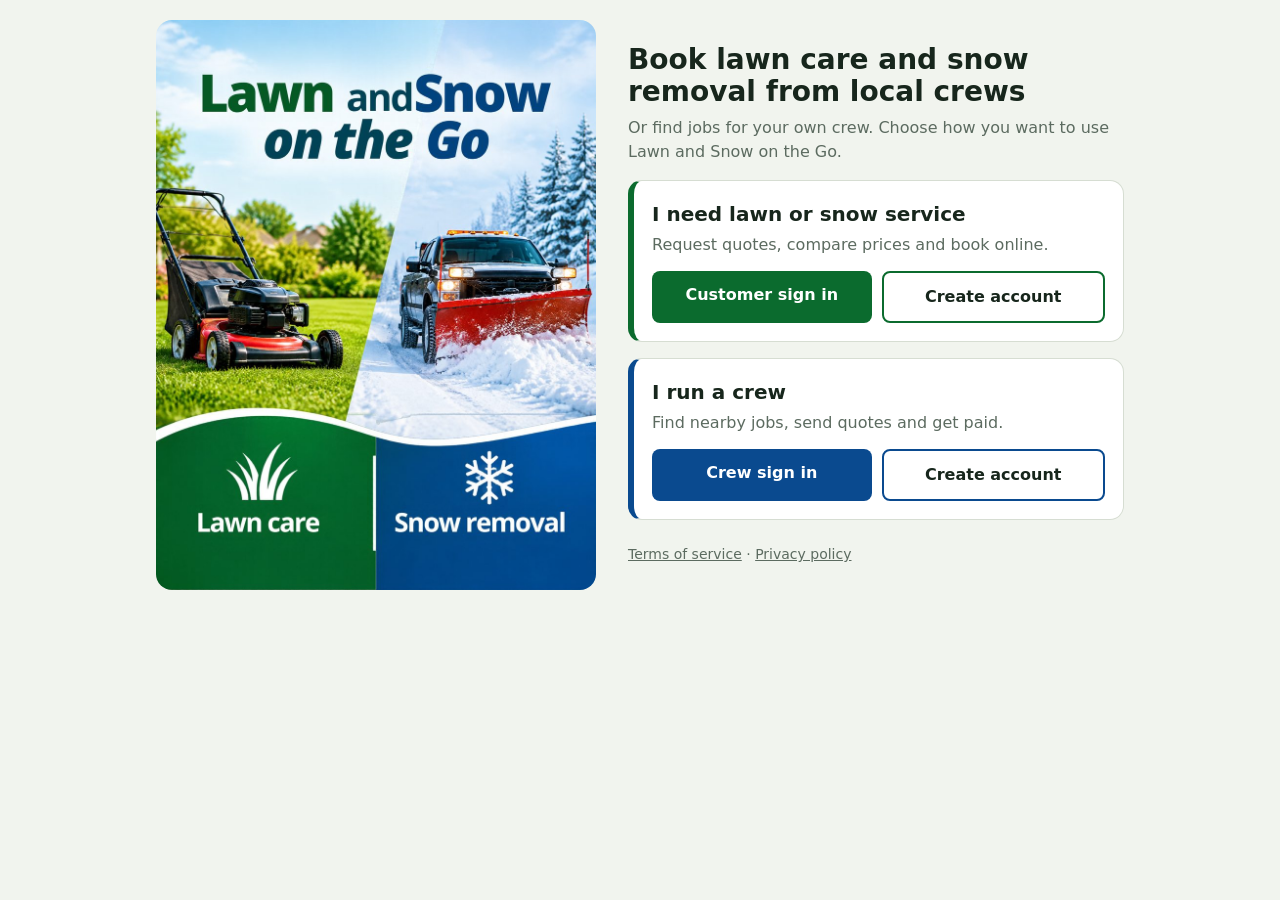
<file: index.html>
<!doctype html>
<html lang="en"><head><meta charset="utf-8"><meta name="viewport" content="width=device-width,initial-scale=1,viewport-fit=cover">
<title>Lawn and Snow on the Go</title><style>:root{--bg:#F1F4EE;--surface:#fff;--ink:#17261C;--muted:#5C6B60;--line:#D6DDD2;--green:#0B6B2E;--blue:#0A4A8F}
@media(prefers-color-scheme:dark){:root{--bg:#101A13;--surface:#18251C;--ink:#E7EFE6;--muted:#9CAEA0;--line:#2B3C30;--green:#1B8040;--blue:#2F6FBF}}
*{box-sizing:border-box}
body{margin:0;background:var(--bg);color:var(--ink);font:16px/1.5 system-ui,sans-serif;padding:env(safe-area-inset-top) 0 env(safe-area-inset-bottom)}
.cover{max-width:1000px;margin:0 auto;padding:20px 16px 40px;display:grid;grid-template-columns:minmax(0,440px) minmax(0,1fr);gap:32px;align-items:center}
@media(max-width:780px){.cover{grid-template-columns:1fr}}
.cover img{width:100%;height:auto;display:block;border-radius:16px}
h1{font-size:28px;line-height:1.15;margin:0 0 8px}.lead{color:var(--muted);margin:0}
.card{background:var(--surface);border:1px solid var(--line);border-radius:14px;padding:18px;margin-top:16px;border-left:6px solid var(--c)}
.card h2{font-size:20px;margin:0 0 4px}.card p{margin:0 0 14px;color:var(--muted)}
.row{display:flex;gap:10px;flex-wrap:wrap}
a.btn{flex:1;min-width:130px;text-align:center;text-decoration:none;font-weight:700;padding:12px 16px;border-radius:8px;color:#fff;background:var(--c)}
a.btn.alt{background:transparent;color:var(--ink);border:2px solid var(--c)}
a:focus-visible{outline:3px solid #E8590C;outline-offset:2px}
footer{margin-top:24px;font-size:14px;color:var(--muted)}footer a{color:inherit}</style></head>
<body><main class="cover"><img src="cover.jpg" width="900" height="1165" alt="Lawn and Snow on the Go: a lawn mower on green grass beside a snowplow truck pushing snow">
<div><h1>Book lawn care and snow removal from local crews</h1>
<p class="lead">Or find jobs for your own crew. Choose how you want to use Lawn and Snow on the Go.</p>
<section class="card" style="--c:var(--green)"><h2>I need lawn or snow service</h2><p>Request quotes, compare prices and book online.</p><div class="row"><a class="btn" href="customer.html">Customer sign in</a><a class="btn alt" href="customer.html#signup">Create account</a></div></section>
<section class="card" style="--c:var(--blue)"><h2>I run a crew</h2><p>Find nearby jobs, send quotes and get paid.</p><div class="row"><a class="btn" href="company.html">Crew sign in</a><a class="btn alt" href="company.html#signup">Create account</a></div></section>
<footer><a href="terms.html">Terms of service</a> · <a href="privacy.html">Privacy policy</a></footer></div></main></body></html>
</file>
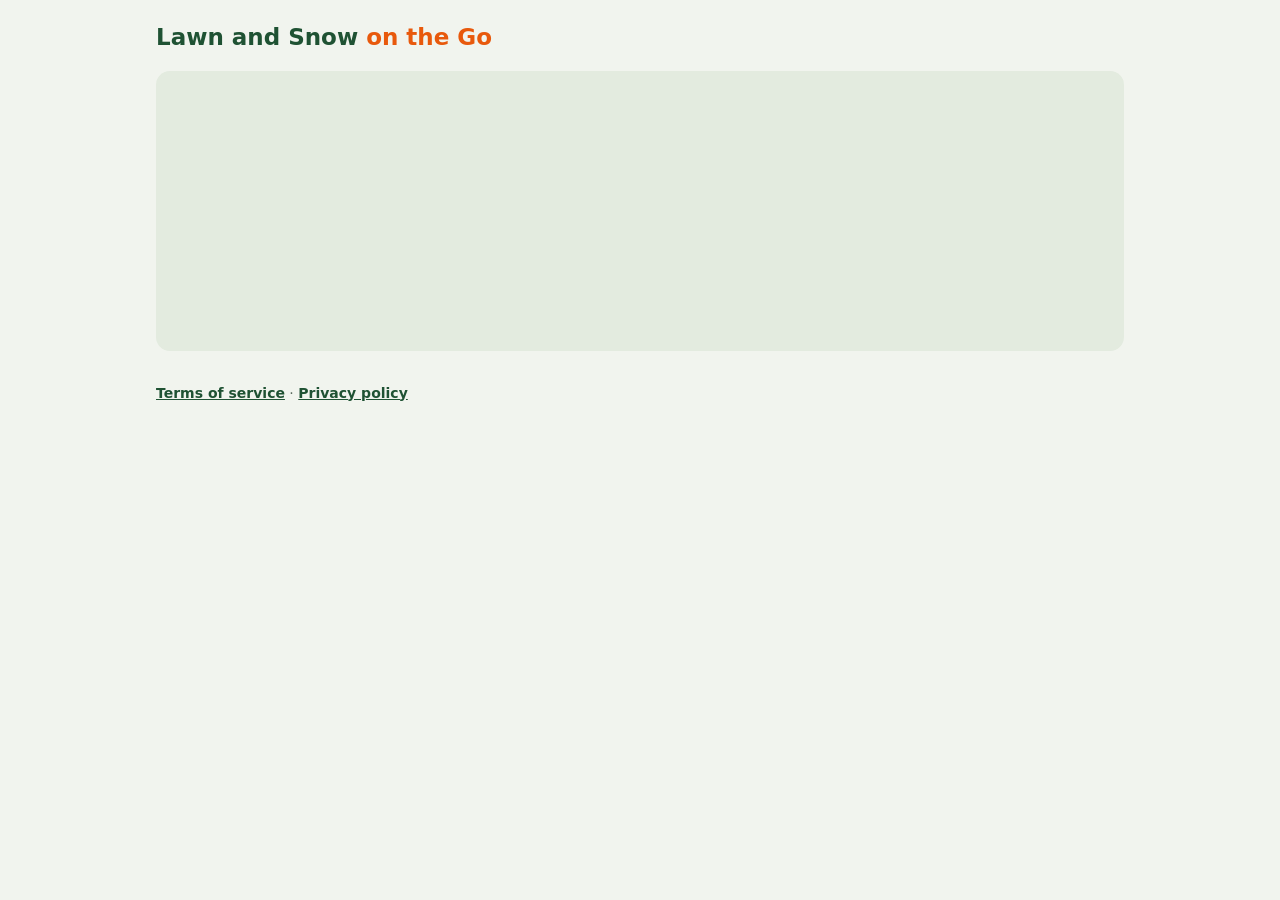
<file: company (1).html>
<!doctype html>
<html lang="en"><head><meta charset="utf-8"><meta name="viewport" content="width=device-width,initial-scale=1">
<title>Lawn and Snow on the Go for Crews</title><link rel="stylesheet" href="style.css"></head>
<body><div class="wrap">
<header><a class="brand" href="index.html" style="text-decoration:none">Lawn and Snow <i>on the Go</i></a><div id="who"></div></header>
<div id="map" class="map"></div><main id="app"></main><footer class="meta" style="margin-top:32px"><a href="terms.html">Terms of service</a> · <a href="privacy.html">Privacy policy</a></footer></div>
<script type="module">
import { sb, $, esc, usd, PLANS, est, api, boot, makeMap, uploadPhotos, photoUrls, thumbs, geocode, myLocation, miles } from "./common.js";
boot("company", async (me) => {
  let reqs = [], mine = [], pays = [], pu = {}, area = null, hereLoc = null, cust = {}, note = "", watch = null, last = 0, mp = null, pins = [];
  const app = $("#app");
  // Shrink phone photos before upload (max 1600 px, JPEG).
  const shrink = (file) => new Promise((res, rej) => {
    const img = new Image(), u = URL.createObjectURL(file);
    img.onload = () => {
      const k = Math.min(1, 1600 / Math.max(img.width, img.height)), cv = document.createElement("canvas");
      cv.width = Math.round(img.width * k); cv.height = Math.round(img.height * k);
      cv.getContext("2d").drawImage(img, 0, 0, cv.width, cv.height); URL.revokeObjectURL(u);
      cv.toBlob((b) => (b ? res(b) : rej(new Error("Could not read that photo."))), "image/jpeg", 0.82);
    };
    img.onerror = () => rej(new Error("Could not read that photo."));
    img.src = u;
  });
  if (!me.charges_enabled && me.stripe_account_id) { try { me.charges_enabled = (await api("refresh")).charges_enabled; } catch (e) {} }

  const job = (r) => {
    const q = mine.find((x) => x.request_id === r.id), per = r.plan === "once" ? "job" : "visit";
    return `<article class="job"><h3>${esc(r.service)}</h3><div class="meta">${esc(r.address)} · ${r.size_sqft.toLocaleString()} sq ft · ${PLANS[r.plan]}${area && r.lat ? " · " + miles(area.lat, area.lng, r.lat, r.lng).toFixed(1) + " mi away" : ""} · by ${esc(r.preferred_date || "")}</div>
      ${r.notes ? `<p class="meta">${esc(r.notes)}</p>` : ""}${thumbs(r.photos, pu)}
      ${q ? `<div class="quote"><span>You quoted · you keep ${usd(q.price_cents * 0.85)}</span><span class="price">${usd(q.price_cents)}${r.plan === "once" ? "" : "/visit"}</span></div>${thumbs(q.photos, pu)}`
        : `<form class="row" data-rid="${r.id}"><input name="price" type="number" min="1" step="0.01" value="${est(r.service, r.size_sqft)}" aria-label="Price in dollars"><input name="msg" placeholder="Short message" aria-label="Message"><label style="flex-basis:100%;margin:0">Photos for your quote, such as similar past work (optional, up to 6)<input type="file" name="qphotos" accept="image/*" multiple></label><button class="btn sm">Send quote</button></form>
           <p class="meta">Price per ${per}. You keep 85% after the 15% platform fee.</p>`}</article>`;
  };
  const when = (d) => new Date(d).toLocaleDateString();
  const hm = (d) => new Date(d).toLocaleString([], { weekday: "short", hour: "numeric", minute: "2-digit" });
  const local = (d) => { const t = new Date(d); return new Date(t.getTime() - t.getTimezoneOffset() * 60000).toISOString().slice(0, 16); };
  // Arrival time and the 2-hour window to finish.
  const schedule = (p) => {
    const late = p.window_ends_at && Date.now() > Date.parse(p.window_ends_at);
    const info = p.arrived_at ? `Arrived ${hm(p.arrived_at)}. Finish by ${hm(p.window_ends_at)}${late ? ". You are past the 2-hour window" : ""}.`
      : p.eta_at ? `ETA sent: ${hm(p.eta_at)}. You have a 2-hour window to finish, until ${hm(p.window_ends_at)}.`
      : "Tell the customer when you will arrive. You then have a 2-hour window to finish the job.";
    return `<form class="panel" data-eta="${p.id}"><p class="meta">${info}</p>${p.arrived_at ? "" : `<label>Estimated arrival<input type="datetime-local" name="eta" value="${p.eta_at ? local(p.eta_at) : ""}" required></label>
      <p style="margin-top:12px"><button class="btn sm">${p.eta_at ? "Update ETA" : "Send ETA to customer"}</button> <button type="button" class="btn sm ghost" data-act="arrive" data-id="${p.id}">I have arrived</button></p>`}</form>`;
  };
  const visit = (p) => p.status === "released"
    ? `<div class="quote"><span>Paid out ${usd(p.crew_cents)} on ${when(p.released_at)}</span><span class="tag">Paid</span></div>`
    : p.status === "review" ? `<p class="meta">Finished. The customer has until ${new Date(p.review_ends_at).toLocaleString()} to approve or report a problem. Your ${usd(p.crew_cents)} is released after that.</p>`
    : p.status === "disputed" ? `<p class="meta">On hold: the customer reported a problem. We will review the photos and contact you.</p>`
    : p.status === "refunded" ? `<p class="meta">Refunded to the customer.</p>`
    : p.status === "releasing" ? `<p class="meta">Releasing your payout...</p>`
    : schedule(p) + `<form class="panel" data-pid="${p.id}"><p class="meta">The customer paid ${usd(p.amount_cents - (p.service_fee_cents || 0))} for the job. You receive ${usd(p.crew_cents)} after you finish the job, upload photos, and the customer approves or 48 hours pass.</p>
        <label>Photos of the finished work (required)<input type="file" name="photos" accept="image/*" multiple required></label>
        <label>Notes (optional)<input name="notes" maxlength="500"></label><button class="btn sm" style="margin-top:12px">Finish job and get paid</button></form>`;
  const won = (r) => {
    const c = cust[r.customer_id] || {}, ps = pays.filter((p) => p.request_id === r.id);
    return `<article class="job"><div class="job-h"><div><strong>${esc(r.service)}</strong><p class="meta">${esc(c.name || "Customer")} · ${esc(c.phone || "")}<br>${esc(r.address)} · ${PLANS[r.plan]}</p></div><span class="tag">${r.status === "done" ? "Complete" : "Active"}</span></div>
      ${ps.length ? ps.map(visit).join("") : `<p class="meta">Waiting for the customer\u2019s payment to finish processing.</p>`}</article>`;
  };
  const areaForm = () => `<form id="af"><p class="meta">${area
      ? `You see open jobs within ${area.radius_miles} mile${area.radius_miles === 1 ? "" : "s"} of ${esc(area.label || "your base")}.`
      : "Set your service area to start seeing jobs near you."}</p>
    <label>Base address<input name="addr" value="${esc(area?.label || "")}" placeholder="Street, city, state"></label>
    <label>Service radius (up to 10 miles)<select name="radius">${[1, 2, 3, 5, 7, 10].map((n) => `<option value="${n}" ${n === (area?.radius_miles || 10) ? "selected" : ""}>${n} mile${n === 1 ? "" : "s"}</option>`).join("")}</select></label>
    <p style="margin-top:12px"><button class="btn sm">Save service area</button> <button type="button" class="btn sm ghost" data-act="useloc">Use my current location</button></p></form>`;
  const render = () => {
    const open = reqs.filter((r) => r.status === "open");
    const wonJobs = reqs.filter((r) => ["booked", "done"].includes(r.status) && mine.some((q) => q.id === r.booked_quote));
    app.innerHTML = (note ? `<p class="panel" role="status">${esc(note)}</p>` : "")
      + (me.charges_enabled ? "" : `<div class="panel"><h2>Set up payouts</h2><p class="meta">Connect a bank account with Stripe to receive 85% of each job. You can send quotes now, but customers can only book you once payouts are active.</p><button class="btn" data-act="onboard">Set up payouts</button></div>`)
      + `<div class="grid"><section><h2>Open jobs</h2>${open.length ? open.map(job).join("") : `<p class="empty">No open jobs right now.</p>`}</section>
        <section class="panel"><h2>${esc(me.company_name)}</h2>${areaForm()}
        <label class="chk"><input type="checkbox" id="loc" ${watch !== null ? "checked" : ""}> Share my live location with booked customers</label>
        <h3 style="margin-top:16px">Active jobs</h3>${wonJobs.length ? wonJobs.map(won).join("") : `<p class="meta">Win a quote and it shows up here.</p>`}</section></div>`;
  };
  const drawMap = (me_pos) => {
    if (!mp) return;
    pins.forEach((x) => x.setMap(null)); pins = [];
    reqs.filter((r) => r.lat && r.status === "open").forEach((r) => pins.push(new mp.m.Marker({ map: mp.map, position: { lat: r.lat, lng: r.lng }, title: r.service })));
    if (area) {
      pins.push(new mp.m.Circle({ map: mp.map, center: { lat: area.lat, lng: area.lng }, radius: area.radius_miles * 1609.34, strokeColor: "#1F5233", fillColor: "#1F5233", fillOpacity: 0.08 }));
      mp.map.setCenter({ lat: area.lat, lng: area.lng });
    }
  };
  const load = async () => {
    const [r, q, pm, ar] = await Promise.all([sb.from("requests").select("*").order("created_at", { ascending: false }), sb.from("quotes").select("*").eq("company_id", me.id), sb.from("payments").select("*").order("created_at", { ascending: false }), sb.from("crew_areas").select("*").eq("company_id", me.id).maybeSingle()]);
    reqs = r.data || []; mine = q.data || []; pays = pm.data || []; area = ar.data || null;
    pu = await photoUrls([...reqs.flatMap((x) => x.photos || []), ...mine.flatMap((x) => x.photos || [])]);
    const ids = [...new Set(reqs.map((x) => x.customer_id))];
    cust = Object.fromEntries(((await sb.from("profiles").select("id,name,phone").in("id", ids)).data || []).map((p) => [p.id, p]));
    render(); drawMap();
  };

  app.onclick = async (e) => {
    const b = e.target.closest("[data-act]"); if (!b) return;
    try {
      if (b.dataset.act === "useloc") { hereLoc = await myLocation(); b.textContent = "Location set. Now save your service area."; return; }
      if (b.dataset.act === "arrive") { await api("arrive", { payment_id: +b.dataset.id }); note = "Marked as arrived. Your 2-hour window has started."; await load(); return; }
      if (b.dataset.act === "onboard") location.href = (await api("onboard")).url;
      if (b.dataset.act === "done") { await sb.rpc("complete_request", { rid: +b.dataset.id }); await load(); }
    } catch (x) { note = x.message; render(); }
  };
  app.onsubmit = async (e) => {
    e.preventDefault();
    const f = new FormData(e.target);
    if (e.target.dataset.eta) {
      try {
        await api("eta", { payment_id: +e.target.dataset.eta, eta_at: new Date(f.get("eta")).toISOString() });
        note = "ETA sent to the customer.";
      } catch (x) { note = x.message; }
      return load();
    }
    if (e.target.id === "af") {
      try {
        const addr = String(f.get("addr") || "").trim(), ll = hereLoc || await geocode(addr);
        if (!ll.lat) throw new Error("We couldn\u2019t find that address. Add the city and state, or use your current location.");
        const { error } = await sb.from("crew_areas").upsert({ company_id: me.id, lat: ll.lat, lng: ll.lng, radius_miles: +f.get("radius"), label: addr || "Current location", updated_at: new Date().toISOString() });
        if (error) throw error;
        hereLoc = null; note = "Service area saved.";
      } catch (x) { note = x.message; }
      return load();
    }
    if (e.target.dataset.pid) {
      const pid = +e.target.dataset.pid, files = f.getAll("photos").filter((x) => x.size).slice(0, 10), btn = e.target.querySelector("button");
      btn.disabled = true; btn.textContent = "Uploading...";
      try {
        const paths = [];
        for (const [i, file] of files.entries()) {
          const path = `${me.id}/${pid}/${Date.now()}-${i}.jpg`;
          const { error } = await sb.storage.from("job-photos").upload(path, await shrink(file), { contentType: "image/jpeg" });
          if (error) throw error;
          paths.push(path);
        }
        await api("complete", { payment_id: pid, notes: f.get("notes"), photos: paths });
        note = "Job finished. Your payout is on its way.";
      } catch (x) { note = x.message; }
      return load();
    }
    let photos = [];
    try { photos = await uploadPhotos(f.getAll("qphotos"), me.id); } catch (x) { note = x.message; return load(); }
    const { error } = await sb.from("quotes").insert({ request_id: +e.target.dataset.rid, company_id: me.id, price_cents: Math.round(+f.get("price") * 100), message: f.get("msg"), photos });
    note = error ? error.message : "Quote sent."; await load();
  };
  app.onchange = (e) => {
    if (e.target.id !== "loc") return;
    if (e.target.checked) {
      watch = navigator.geolocation.watchPosition((p) => {
        if (Date.now() - last < 10000) return; last = Date.now();
        sb.from("crew_locations").upsert({ company_id: me.id, lat: p.coords.latitude, lng: p.coords.longitude, updated_at: new Date().toISOString() });
      }, () => { note = "Location permission was denied."; navigator.geolocation.clearWatch(watch); watch = null; render(); }, { enableHighAccuracy: true });
    } else { navigator.geolocation.clearWatch(watch); watch = null; sb.from("crew_locations").delete().eq("company_id", me.id).then(() => {}); }
  };

  makeMap($("#map")).then((m) => { mp = m; drawMap(); });
  sb.channel("co").on("postgres_changes", { event: "*", schema: "public", table: "requests" }, load)
    .on("postgres_changes", { event: "*", schema: "public", table: "quotes" }, load)
    .on("postgres_changes", { event: "*", schema: "public", table: "payments" }, load).subscribe();
  api("sweep").catch(() => {}).then(load);
});
</script></body></html>
</file>
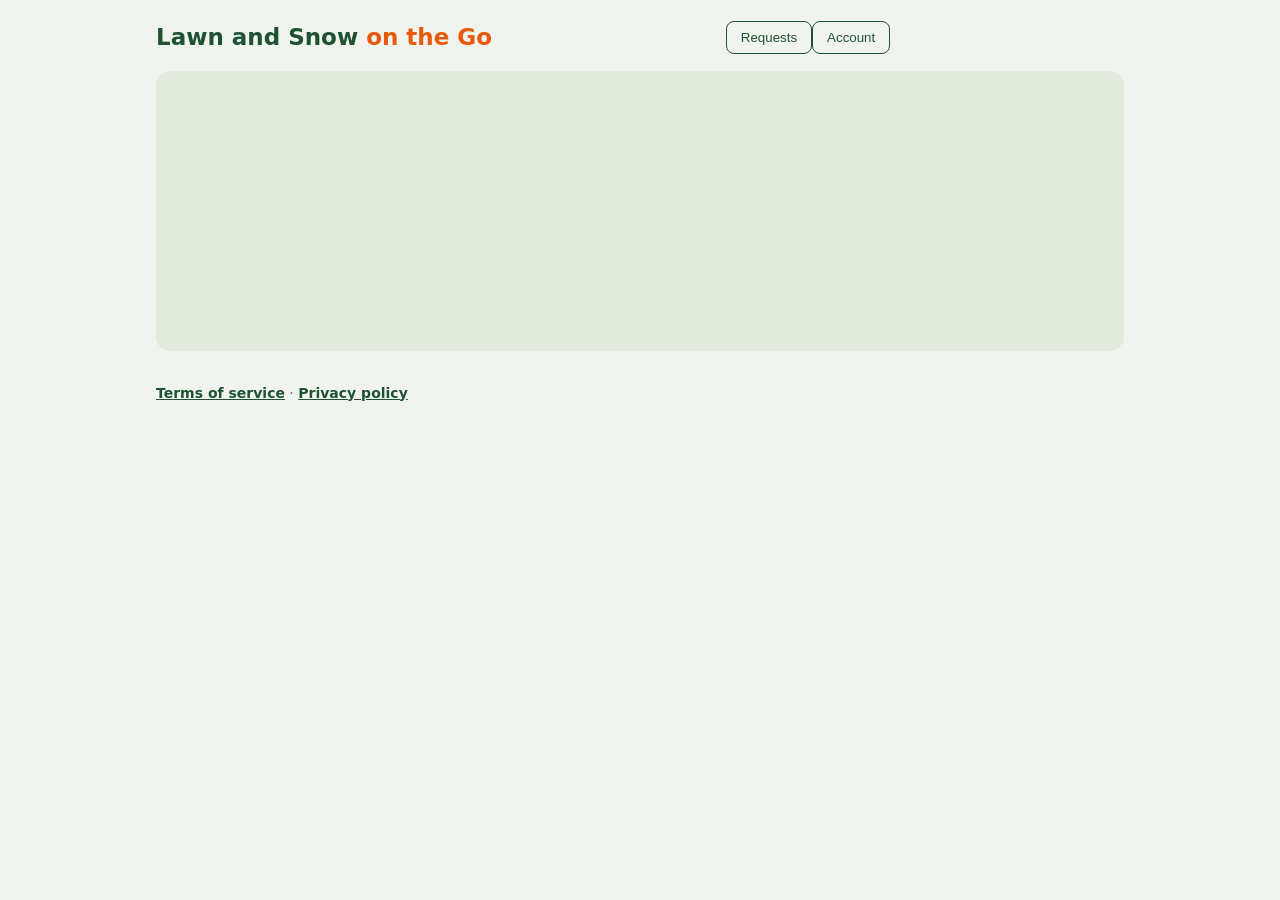
<file: customer (1).html>
<!doctype html>
<html lang="en"><head><meta charset="utf-8"><meta name="viewport" content="width=device-width,initial-scale=1">
<title>Lawn and Snow on the Go</title><link rel="stylesheet" href="style.css"></head>
<body><div class="wrap">
<header><a class="brand" href="index.html" style="text-decoration:none">Lawn and Snow <i>on the Go</i></a>
<nav><button class="btn sm ghost" data-v="home">Requests</button><button class="btn sm ghost" data-v="account">Account</button></nav><div id="who"></div></header>
<div id="map" class="map"></div><main id="app"></main><footer class="meta" style="margin-top:32px"><a href="terms.html">Terms of service</a> · <a href="privacy.html">Privacy policy</a></footer></div>
<script type="module">
import { sb, $, esc, usd, PLANS, SERVICES, api, boot, geocode, makeMap, uploadPhotos, photoUrls, thumbs, myLocation, SERVICE_FEE } from "./common.js";
boot("customer", async (me) => {
  let view = "home", reqs = [], quotes = [], crew = [], pays = [], comps = [], urls = {}, pu = {}, pins = [], mp = null, near = [], nearAddr = "", here = null;
  let note = location.search.includes("paid") ? "Payment received. Your booking appears here in a moment." : "";
  const app = $("#app");

  const card = (r) => {
    const qs = quotes.filter((q) => q.request_id === r.id);
    const body = r.status === "open"
      ? qs.map((q) => `<div class="quote"><div><strong>${esc(q.co?.company_name || "A crew")}</strong><p>${esc(q.message || "")}</p><p class="meta">Includes ${usd(q.price_cents * 0.15)} platform fee. Plus a ${usd(SERVICE_FEE)} service fee, so you pay <strong>${usd(q.price_cents + SERVICE_FEE)}</strong>${r.plan === "once" ? "" : " per visit"}.</p>${thumbs(q.photos, pu)}</div>
          <div><span class="price">${usd(q.price_cents)}${r.plan === "once" ? "" : "/visit"}</span> <button class="btn sm" data-act="accept" data-id="${q.id}">${r.plan === "once" ? "Book and pay" : "Subscribe"}</button></div></div>`).join("")
        + `<p><button class="btn sm ghost" data-act="del" data-id="${r.id}">Delete request</button></p>`
      : r.status === "booked" && r.plan !== "once" ? `<p><button class="btn sm ghost" data-act="cancel" data-id="${r.id}">Cancel subscription</button></p>` : "";
    return `<article class="job"><div class="job-h"><div><h3>${esc(r.service)}</h3><div class="meta">${esc(r.address)} · ${r.size_sqft.toLocaleString()} sq ft · ${PLANS[r.plan]}</div></div>
      <span class="tag">${r.status === "open" ? qs.length + " quote" + (qs.length === 1 ? "" : "s") : r.status}</span></div>${thumbs(r.photos, pu)}${r.status === "open" ? `<label style="font-size:14px">Add photos to this request (up to 6 in total)<input type="file" class="addph" data-id="${r.id}" accept="image/*" multiple></label>` : ""}${body}</article>`;
  };
  const nearPanel = () => nearAddr ? `<div class="panel"><h2>Crews near you</h2><p class="meta">${near.length
    ? near.length + " crew" + (near.length === 1 ? "" : "s") + " within 10 miles of " + esc(nearAddr) + " can see your request and send quotes."
    : "No crews have joined within 10 miles of " + esc(nearAddr) + " yet. Your request stays open, and crews that join nearby will see it."}</p>
    ${near.map((c) => `<div class="quote"><strong>${esc(c.company_name)}</strong><span class="meta">${c.miles} mi away</span></div>`).join("")}</div>` : "";
  // Arrival time and the crew's 2-hour window to finish.
  const sched = (p) => {
    const t = (d) => new Date(d).toLocaleString([], { weekday: "short", hour: "numeric", minute: "2-digit" });
    const late = p.window_ends_at && Date.now() > Date.parse(p.window_ends_at);
    return `<p>${p.arrived_at ? `The crew arrived ${t(p.arrived_at)}.` : p.eta_at ? `Estimated arrival: <strong>${t(p.eta_at)}</strong>.` : "The crew has not set an arrival time yet."}${p.window_ends_at ? ` They have a 2-hour window to finish, until <strong>${t(p.window_ends_at)}</strong>.${late ? " They are past that window." : ""}` : ""}</p>`;
  };
  const state = (p, c) => p.status === "released" ? "Finished " + new Date(c?.created_at || p.released_at).toLocaleDateString() + ". Payment released to the crew."
    : p.status === "review" ? "The crew finished. Approve by " + new Date(p.review_ends_at).toLocaleString() + ", or the payment is released automatically."
    : p.status === "disputed" ? "Under review. The payment is on hold." : p.status === "refunded" ? "Refunded." : "Waiting for the crew to finish the job.";
  const visit = (p) => {
    const c = comps.find((x) => x.payment_id === p.id);
    return `<div class="quote"><div><strong>${usd(p.amount_cents)}</strong> <span class="meta">paid ${new Date(p.created_at).toLocaleDateString()}${p.service_fee_cents ? ", includes a " + usd(p.service_fee_cents) + " service fee" : ""}</span>
      <p class="meta">${state(p, c)}</p>${p.status === "held" ? sched(p) : ""}${p.status === "review" ? `<button class="btn sm" data-act="approve" data-id="${p.id}">Approve and release payment</button>` : ""}${c?.notes ? `<p>${esc(c.notes)}</p>` : ""}</div>
      ${c ? `<div class="row">${c.photos.map((x) => urls[x] ? `<a href="${urls[x]}" target="_blank" rel="noopener"><img src="${urls[x]}" alt="Photo of the finished work" width="72" height="72" style="object-fit:cover;border-radius:8px"></a>` : "").join("")}</div>` : ""}</div>`;
  };
  const activeCard = (r) => {
    const q = quotes.find((x) => x.id === r.booked_quote), ps = pays.filter((p) => p.request_id === r.id);
    return `<article class="job"><div class="job-h"><div><h3>${esc(r.service)}</h3><div class="meta">${esc(q?.co?.company_name || "Your crew")} · ${esc(r.address)} · ${PLANS[r.plan]}</div></div><span class="tag booked">Active</span></div>
      <p class="meta">${q ? usd(q.price_cents) : ""}${r.plan === "once" ? "" : " per visit"}. Your payment is held until the crew finishes the job and uploads photos.</p>
      ${ps.length ? ps.map(visit).join("") : `<p class="meta">Your payment is still processing.</p>`}
      ${r.plan !== "once" ? `<p><button class="btn sm ghost" data-act="cancel" data-id="${r.id}">Cancel subscription</button></p>` : ""}</article>`;
  };
  const pastCard = (r) => `<article class="job"><div class="job-h"><div><h3>${esc(r.service)}</h3><div class="meta">${esc(r.address)} · ${PLANS[r.plan]}</div></div><span class="tag">${r.status === "done" ? "Complete" : "Cancelled"}</span></div>${pays.filter((p) => p.request_id === r.id).map(visit).join("")}</article>`;
  const home = () => `<div class="grid"><form class="panel" id="f"><h2>Request a quote</h2>
    <label>Service<select id="s">${Object.keys(SERVICES).map((s) => `<option>${s}</option>`).join("")}</select></label>
    <label>How often?<select id="pl">${Object.entries(PLANS).map(([k, v]) => `<option value="${k}">${v}${k === "once" ? "" : " subscription"}</option>`).join("")}</select></label>
    <label>Area size (sq ft)<input id="z" type="number" min="500" step="100" value="5000" required></label>
    <label>Address<input id="a" required value="${esc([me.street, me.city, me.state].filter(Boolean).join(", "))}"></label>
    <button type="button" class="btn sm ghost" data-act="loc" style="margin-top:8px">Use my current location</button> <span class="meta" id="locmsg"></span>
    <p class="meta">Crews within 10 miles of this location can see your request.</p>
    <label>Preferred date<input id="d" type="date" required></label>
    <label>Notes<textarea id="n" rows="2"></textarea></label>
    <label>Photos of the area (optional, up to 6)<input id="ph" type="file" accept="image/*" multiple></label>
    <p class="meta">Prices include a 15% platform fee. A $5 service fee is added to each job.</p><button class="btn">Send to local pros</button></form>
    <section>${nearPanel()}${reqs.some((r) => r.status === "booked") ? `<h2>Active jobs</h2>${reqs.filter((r) => r.status === "booked").map(activeCard).join("")}` : ""}<h2>Your requests</h2>${reqs.some((r) => r.status === "open") ? reqs.filter((r) => r.status === "open").map(card).join("") : `<p class="empty">No open requests. Fill in the form and local crews will send prices.</p>`}${reqs.some((r) => ["done", "cancelled"].includes(r.status)) ? `<h2>Past jobs</h2>${reqs.filter((r) => ["done", "cancelled"].includes(r.status)).map(pastCard).join("")}` : ""}</section></div>`;
  const account = () => `<div class="grid"><form class="panel" id="pf"><h2>Contact and address</h2>
    ${[["name", "Name"], ["phone", "Phone"], ["street", "Service address"], ["city", "City"], ["state", "State"], ["zip", "ZIP"]].map(([k, l]) => `<label>${l}<input name="${k}" value="${esc(me[k] || "")}"></label>`).join("")}
    <label>Email (your sign-in)<input value="${esc(me.email)}" readonly></label><button class="btn">Save details</button>
    <p class="meta">Agreement signed ${new Date(me.waiver_signed_at).toLocaleDateString()}. Crews see your address and phone only after you book them.</p></form>
    <section class="panel"><h2>Payment method and subscriptions</h2><p class="meta">Cards are entered and stored by Stripe, never on this site.</p>
    <button class="btn" data-act="portal">Manage cards and subscriptions</button></section></div>`;
  const render = () => { app.innerHTML = (note ? `<p class="panel" role="status">${esc(note)}</p>` : "") + (view === "home" ? home() : account()); };

  const drawMap = () => {
    if (!mp) return;
    pins.forEach((x) => x.setMap(null)); pins = [];
    const { m, map } = mp;
    reqs.filter((r) => r.lat && ["open", "booked"].includes(r.status)).forEach((r) => pins.push(new m.Marker({ map, position: { lat: r.lat, lng: r.lng }, title: r.service })));
    crew.forEach((c) => pins.push(new m.Marker({ map, position: { lat: c.lat, lng: c.lng }, title: "Your crew", icon: { path: m.SymbolPath.CIRCLE, scale: 9, fillColor: "#1F5233", fillOpacity: 1, strokeColor: "#fff", strokeWeight: 3 } })));
  };
  const load = async () => {
    const r = await Promise.all([
      sb.from("requests").select("*").order("created_at", { ascending: false }),
      sb.from("quotes").select("*"),
      sb.from("crew_locations").select("*"),
      sb.from("payments").select("*").order("created_at", { ascending: false }),
      sb.from("completions").select("*")]);
    const bad = r.find((x) => x.error);
    if (bad) note = "Could not load some data: " + bad.error.message;
    [reqs, quotes, crew, pays, comps] = r.map((x) => x.data || []);
    const ids = [...new Set(quotes.map((q) => q.company_id))];
    const names = ids.length ? (await sb.from("profiles").select("id,company_name").in("id", ids)).data || [] : [];
    quotes = quotes.map((q) => ({ ...q, co: names.find((n) => n.id === q.company_id) }));
    const base = reqs.find((x) => x.status === "open" && x.lat);
    near = []; nearAddr = "";
    if (base) { nearAddr = base.address; near = (await sb.rpc("nearby_crews", { rlat: base.lat, rlng: base.lng })).data || []; }
    pu = await photoUrls([...reqs.flatMap((x) => x.photos || []), ...quotes.flatMap((x) => x.photos || [])]);
    urls = {};
    const paths = comps.flatMap((c) => c.photos);
    if (paths.length) ((await sb.storage.from("job-photos").createSignedUrls(paths, 3600)).data || []).forEach((x) => { if (x.signedUrl) urls[x.path] = x.signedUrl; });
    render(); drawMap();
  };

  app.onclick = async (e) => {
    const b = e.target.closest("[data-act]"); if (!b) return;
    const id = +b.dataset.id;
    try {
      if (b.dataset.act === "loc") { here = await myLocation(); $("#locmsg").textContent = "Using your current location."; return; }
      if (b.dataset.act === "accept") location.href = (await api("checkout", { quote_id: id })).url;
      if (b.dataset.act === "portal") location.href = (await api("portal")).url;
      if (b.dataset.act === "cancel" && confirm("Cancel this subscription?")) { await api("cancel", { request_id: id }); note = "Subscription cancelled."; await load(); }
      if (b.dataset.act === "approve") { await api("approve", { payment_id: id }); note = "Payment released to the crew."; await load(); }
      if (b.dataset.act === "del") { await sb.from("requests").delete().eq("id", id); await load(); }
    } catch (x) { note = x.message; render(); }
  };
  app.onchange = async (e) => {
    if (!e.target.classList.contains("addph")) return;
    const r = reqs.find((x) => x.id === +e.target.dataset.id);
    try {
      const room = 6 - (r.photos || []).length;
      if (room <= 0) throw new Error("A request can have up to 6 photos.");
      const added = await uploadPhotos([...e.target.files].slice(0, room), me.id);
      const { error } = await sb.from("requests").update({ photos: [...(r.photos || []), ...added] }).eq("id", r.id);
      if (error) throw error;
      note = "Photos added.";
    } catch (x) { note = x.message; }
    await load();
  };
  app.onsubmit = async (e) => {
    e.preventDefault();
    try {
      if (e.target.id === "f") {
        const g = (i) => $("#" + i).value.trim(), ll = here || await geocode(g("a"));
        if (!ll.lat) throw new Error("We couldn\u2019t find that address. Add the city and state, or tap Use my current location.");
        const photos = await uploadPhotos($("#ph").files, me.id);
        const { error } = await sb.from("requests").insert({ customer_id: me.id, service: g("s"), plan: g("pl"), size_sqft: +g("z"), address: g("a"), ...ll, preferred_date: g("d"), notes: g("n"), photos });
        if (error) throw error; here = null; note = "Request sent. Crews within 10 miles can now see it and send quotes.";
      } else {
        const d = Object.fromEntries(new FormData(e.target));
        const { error } = await sb.from("profiles").update(d).eq("id", me.id);
        if (error) throw error; Object.assign(me, d); note = "Saved your details.";
      }
      await load();
    } catch (x) { note = x.message; render(); }
  };
  document.querySelectorAll("nav [data-v]").forEach((b) => (b.onclick = () => { view = b.dataset.v; note = ""; render(); }));

  makeMap($("#map")).then((m) => { mp = m; drawMap(); });
  sb.channel("cust").on("postgres_changes", { event: "*", schema: "public", table: "quotes" }, load)
    .on("postgres_changes", { event: "*", schema: "public", table: "requests" }, load)
    .on("postgres_changes", { event: "*", schema: "public", table: "crew_locations" }, load)
    .on("postgres_changes", { event: "*", schema: "public", table: "payments" }, load)
    .on("postgres_changes", { event: "*", schema: "public", table: "completions" }, load)
    .on("postgres_changes", { event: "*", schema: "public", table: "disputes" }, load).subscribe();
  load();
});
</script></body></html>
</file>
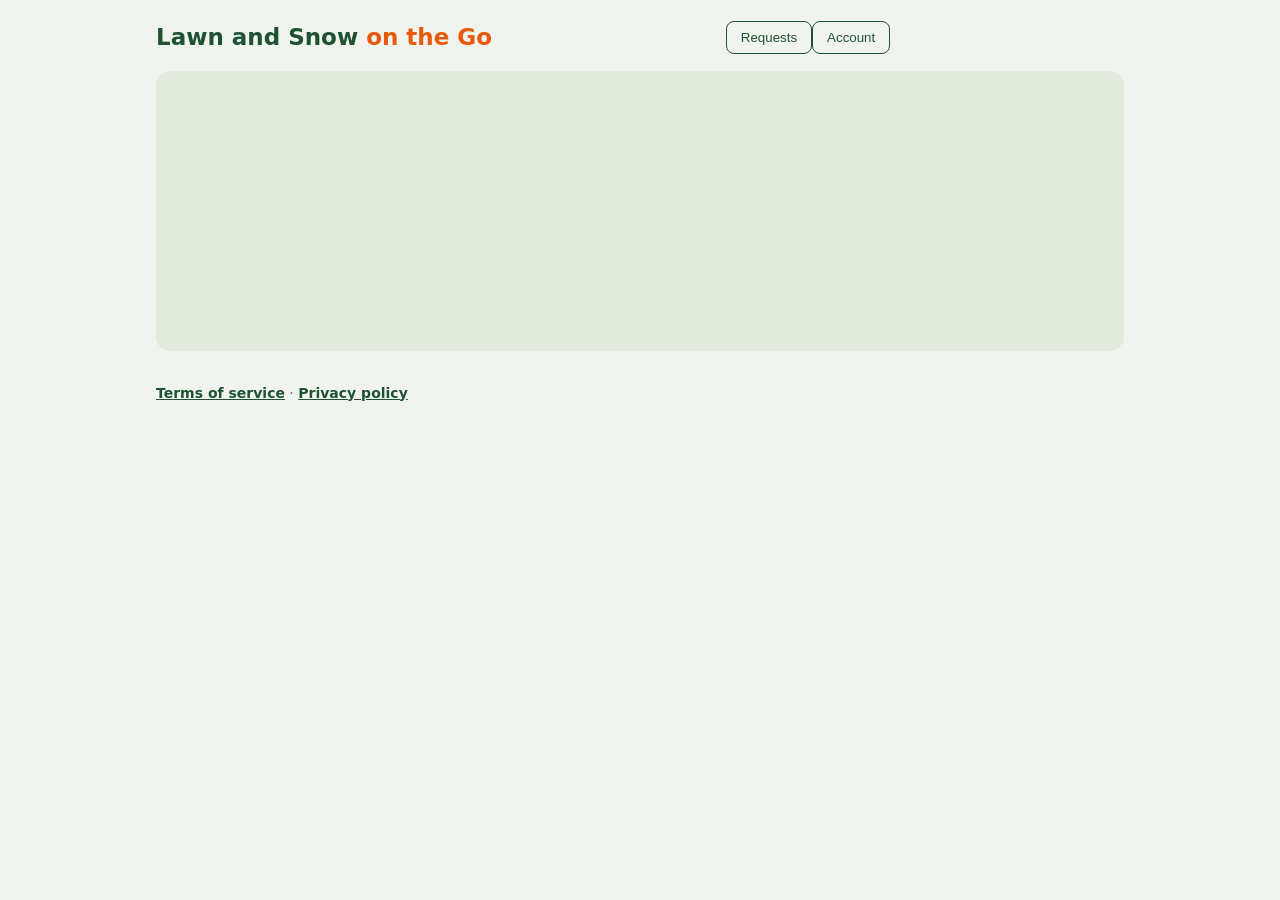
<file: customer (2).html>
<!doctype html>
<html lang="en"><head><meta charset="utf-8"><meta name="viewport" content="width=device-width,initial-scale=1">
<title>Lawn and Snow on the Go</title><link rel="stylesheet" href="style.css"></head>
<body><div class="wrap">
<header><a class="brand" href="index.html" style="text-decoration:none">Lawn and Snow <i>on the Go</i></a>
<nav><button class="btn sm ghost" data-v="home">Requests</button><button class="btn sm ghost" data-v="account">Account</button></nav><div id="who"></div></header>
<div id="map" class="map"></div><main id="app"></main><footer class="meta" style="margin-top:32px"><a href="terms.html">Terms of service</a> · <a href="privacy.html">Privacy policy</a></footer></div>
<script type="module">
import { sb, $, esc, usd, PLANS, SERVICES, api, boot, geocode, makeMap, uploadPhotos, photoUrls, thumbs } from "./common.js";
boot("customer", async (me) => {
  let view = "home", reqs = [], quotes = [], crew = [], pays = [], comps = [], urls = {}, pu = {}, pins = [], mp = null;
  let note = location.search.includes("paid") ? "Payment received. Your booking appears here in a moment." : "";
  const app = $("#app");

  const card = (r) => {
    const qs = quotes.filter((q) => q.request_id === r.id);
    const body = r.status === "open"
      ? qs.map((q) => `<div class="quote"><div><strong>${esc(q.co?.company_name || "A crew")}</strong><p>${esc(q.message || "")}</p><p class="meta">Includes ${usd(q.price_cents * 0.15)} platform fee</p>${thumbs(q.photos, pu)}</div>
          <div><span class="price">${usd(q.price_cents)}${r.plan === "once" ? "" : "/visit"}</span> <button class="btn sm" data-act="accept" data-id="${q.id}">${r.plan === "once" ? "Book and pay" : "Subscribe"}</button></div></div>`).join("")
        + `<p><button class="btn sm ghost" data-act="del" data-id="${r.id}">Delete request</button></p>`
      : r.status === "booked" && r.plan !== "once" ? `<p><button class="btn sm ghost" data-act="cancel" data-id="${r.id}">Cancel subscription</button></p>` : "";
    return `<article class="job"><div class="job-h"><div><h3>${esc(r.service)}</h3><div class="meta">${esc(r.address)} · ${r.size_sqft.toLocaleString()} sq ft · ${PLANS[r.plan]}</div></div>
      <span class="tag">${r.status === "open" ? qs.length + " quote" + (qs.length === 1 ? "" : "s") : r.status}</span></div>${thumbs(r.photos, pu)}${body}</article>`;
  };
  const state = (p, c) => p.status === "released" ? "Finished " + new Date(c?.created_at || p.released_at).toLocaleDateString() + ". Payment released to the crew."
    : p.status === "review" ? "The crew finished. Approve by " + new Date(p.review_ends_at).toLocaleString() + ", or the payment is released automatically."
    : p.status === "disputed" ? "Under review. The payment is on hold." : p.status === "refunded" ? "Refunded." : "Waiting for the crew to finish the job.";
  const visit = (p) => {
    const c = comps.find((x) => x.payment_id === p.id);
    return `<div class="quote"><div><strong>${usd(p.amount_cents)}</strong> <span class="meta">paid ${new Date(p.created_at).toLocaleDateString()}</span>
      <p class="meta">${state(p, c)}</p>${p.status === "review" ? `<button class="btn sm" data-act="approve" data-id="${p.id}">Approve and release payment</button>` : ""}${c?.notes ? `<p>${esc(c.notes)}</p>` : ""}</div>
      ${c ? `<div class="row">${c.photos.map((x) => urls[x] ? `<a href="${urls[x]}" target="_blank" rel="noopener"><img src="${urls[x]}" alt="Photo of the finished work" width="72" height="72" style="object-fit:cover;border-radius:8px"></a>` : "").join("")}</div>` : ""}</div>`;
  };
  const activeCard = (r) => {
    const q = quotes.find((x) => x.id === r.booked_quote), ps = pays.filter((p) => p.request_id === r.id);
    return `<article class="job"><div class="job-h"><div><h3>${esc(r.service)}</h3><div class="meta">${esc(q?.co?.company_name || "Your crew")} · ${esc(r.address)} · ${PLANS[r.plan]}</div></div><span class="tag booked">Active</span></div>
      <p class="meta">${q ? usd(q.price_cents) : ""}${r.plan === "once" ? "" : " per visit"}. Your payment is held until the crew finishes the job and uploads photos.</p>
      ${ps.length ? ps.map(visit).join("") : `<p class="meta">Your payment is still processing.</p>`}
      ${r.plan !== "once" ? `<p><button class="btn sm ghost" data-act="cancel" data-id="${r.id}">Cancel subscription</button></p>` : ""}</article>`;
  };
  const pastCard = (r) => `<article class="job"><div class="job-h"><div><h3>${esc(r.service)}</h3><div class="meta">${esc(r.address)} · ${PLANS[r.plan]}</div></div><span class="tag">${r.status === "done" ? "Complete" : "Cancelled"}</span></div>${pays.filter((p) => p.request_id === r.id).map(visit).join("")}</article>`;
  const home = () => `<div class="grid"><form class="panel" id="f"><h2>Request a quote</h2>
    <label>Service<select id="s">${Object.keys(SERVICES).map((s) => `<option>${s}</option>`).join("")}</select></label>
    <label>How often?<select id="pl">${Object.entries(PLANS).map(([k, v]) => `<option value="${k}">${v}${k === "once" ? "" : " subscription"}</option>`).join("")}</select></label>
    <label>Area size (sq ft)<input id="z" type="number" min="500" step="100" value="5000" required></label>
    <label>Address<input id="a" required value="${esc([me.street, me.city, me.state].filter(Boolean).join(", "))}"></label>
    <label>Preferred date<input id="d" type="date" required></label>
    <label>Notes<textarea id="n" rows="2"></textarea></label>
    <label>Photos of the area (optional, up to 6)<input id="ph" type="file" accept="image/*" multiple></label>
    <p class="meta">Prices include a 15% platform fee.</p><button class="btn">Send to local pros</button></form>
    <section>${reqs.some((r) => r.status === "booked") ? `<h2>Active jobs</h2>${reqs.filter((r) => r.status === "booked").map(activeCard).join("")}` : ""}<h2>Your requests</h2>${reqs.some((r) => r.status === "open") ? reqs.filter((r) => r.status === "open").map(card).join("") : `<p class="empty">No open requests. Fill in the form and local crews will send prices.</p>`}${reqs.some((r) => ["done", "cancelled"].includes(r.status)) ? `<h2>Past jobs</h2>${reqs.filter((r) => ["done", "cancelled"].includes(r.status)).map(pastCard).join("")}` : ""}</section></div>`;
  const account = () => `<div class="grid"><form class="panel" id="pf"><h2>Contact and address</h2>
    ${[["name", "Name"], ["phone", "Phone"], ["street", "Service address"], ["city", "City"], ["state", "State"], ["zip", "ZIP"]].map(([k, l]) => `<label>${l}<input name="${k}" value="${esc(me[k] || "")}"></label>`).join("")}
    <label>Email (your sign-in)<input value="${esc(me.email)}" readonly></label><button class="btn">Save details</button>
    <p class="meta">Agreement signed ${new Date(me.waiver_signed_at).toLocaleDateString()}. Crews see your address and phone only after you book them.</p></form>
    <section class="panel"><h2>Payment method and subscriptions</h2><p class="meta">Cards are entered and stored by Stripe, never on this site.</p>
    <button class="btn" data-act="portal">Manage cards and subscriptions</button></section></div>`;
  const render = () => { app.innerHTML = (note ? `<p class="panel" role="status">${esc(note)}</p>` : "") + (view === "home" ? home() : account()); };

  const drawMap = () => {
    if (!mp) return;
    pins.forEach((x) => x.setMap(null)); pins = [];
    const { m, map } = mp;
    reqs.filter((r) => r.lat && ["open", "booked"].includes(r.status)).forEach((r) => pins.push(new m.Marker({ map, position: { lat: r.lat, lng: r.lng }, title: r.service })));
    crew.forEach((c) => pins.push(new m.Marker({ map, position: { lat: c.lat, lng: c.lng }, title: "Your crew", icon: { path: m.SymbolPath.CIRCLE, scale: 9, fillColor: "#1F5233", fillOpacity: 1, strokeColor: "#fff", strokeWeight: 3 } })));
  };
  const load = async () => {
    const r = await Promise.all([
      sb.from("requests").select("*").order("created_at", { ascending: false }),
      sb.from("quotes").select("*"),
      sb.from("crew_locations").select("*"),
      sb.from("payments").select("*").order("created_at", { ascending: false }),
      sb.from("completions").select("*")]);
    const bad = r.find((x) => x.error);
    if (bad) note = "Could not load some data: " + bad.error.message;
    [reqs, quotes, crew, pays, comps] = r.map((x) => x.data || []);
    const ids = [...new Set(quotes.map((q) => q.company_id))];
    const names = ids.length ? (await sb.from("profiles").select("id,company_name").in("id", ids)).data || [] : [];
    quotes = quotes.map((q) => ({ ...q, co: names.find((n) => n.id === q.company_id) }));
    pu = await photoUrls([...reqs.flatMap((x) => x.photos || []), ...quotes.flatMap((x) => x.photos || [])]);
    urls = {};
    const paths = comps.flatMap((c) => c.photos);
    if (paths.length) ((await sb.storage.from("job-photos").createSignedUrls(paths, 3600)).data || []).forEach((x) => { if (x.signedUrl) urls[x.path] = x.signedUrl; });
    render(); drawMap();
  };

  app.onclick = async (e) => {
    const b = e.target.closest("[data-act]"); if (!b) return;
    const id = +b.dataset.id;
    try {
      if (b.dataset.act === "accept") location.href = (await api("checkout", { quote_id: id })).url;
      if (b.dataset.act === "portal") location.href = (await api("portal")).url;
      if (b.dataset.act === "cancel" && confirm("Cancel this subscription?")) { await api("cancel", { request_id: id }); note = "Subscription cancelled."; await load(); }
      if (b.dataset.act === "approve") { await api("approve", { payment_id: id }); note = "Payment released to the crew."; await load(); }
      if (b.dataset.act === "del") { await sb.from("requests").delete().eq("id", id); await load(); }
    } catch (x) { note = x.message; render(); }
  };
  app.onsubmit = async (e) => {
    e.preventDefault();
    try {
      if (e.target.id === "f") {
        const g = (i) => $("#" + i).value.trim(), ll = await geocode(g("a"));
        const photos = await uploadPhotos($("#ph").files, me.id);
        const { error } = await sb.from("requests").insert({ customer_id: me.id, service: g("s"), plan: g("pl"), size_sqft: +g("z"), address: g("a"), ...ll, preferred_date: g("d"), notes: g("n"), photos });
        if (error) throw error; note = "Request sent. Crews will quote soon.";
      } else {
        const d = Object.fromEntries(new FormData(e.target));
        const { error } = await sb.from("profiles").update(d).eq("id", me.id);
        if (error) throw error; Object.assign(me, d); note = "Saved your details.";
      }
      await load();
    } catch (x) { note = x.message; render(); }
  };
  document.querySelectorAll("nav [data-v]").forEach((b) => (b.onclick = () => { view = b.dataset.v; note = ""; render(); }));

  makeMap($("#map")).then((m) => { mp = m; drawMap(); });
  sb.channel("cust").on("postgres_changes", { event: "*", schema: "public", table: "quotes" }, load)
    .on("postgres_changes", { event: "*", schema: "public", table: "requests" }, load)
    .on("postgres_changes", { event: "*", schema: "public", table: "crew_locations" }, load)
    .on("postgres_changes", { event: "*", schema: "public", table: "payments" }, load)
    .on("postgres_changes", { event: "*", schema: "public", table: "completions" }, load)
    .on("postgres_changes", { event: "*", schema: "public", table: "disputes" }, load).subscribe();
  load();
});
</script></body></html>
</file>
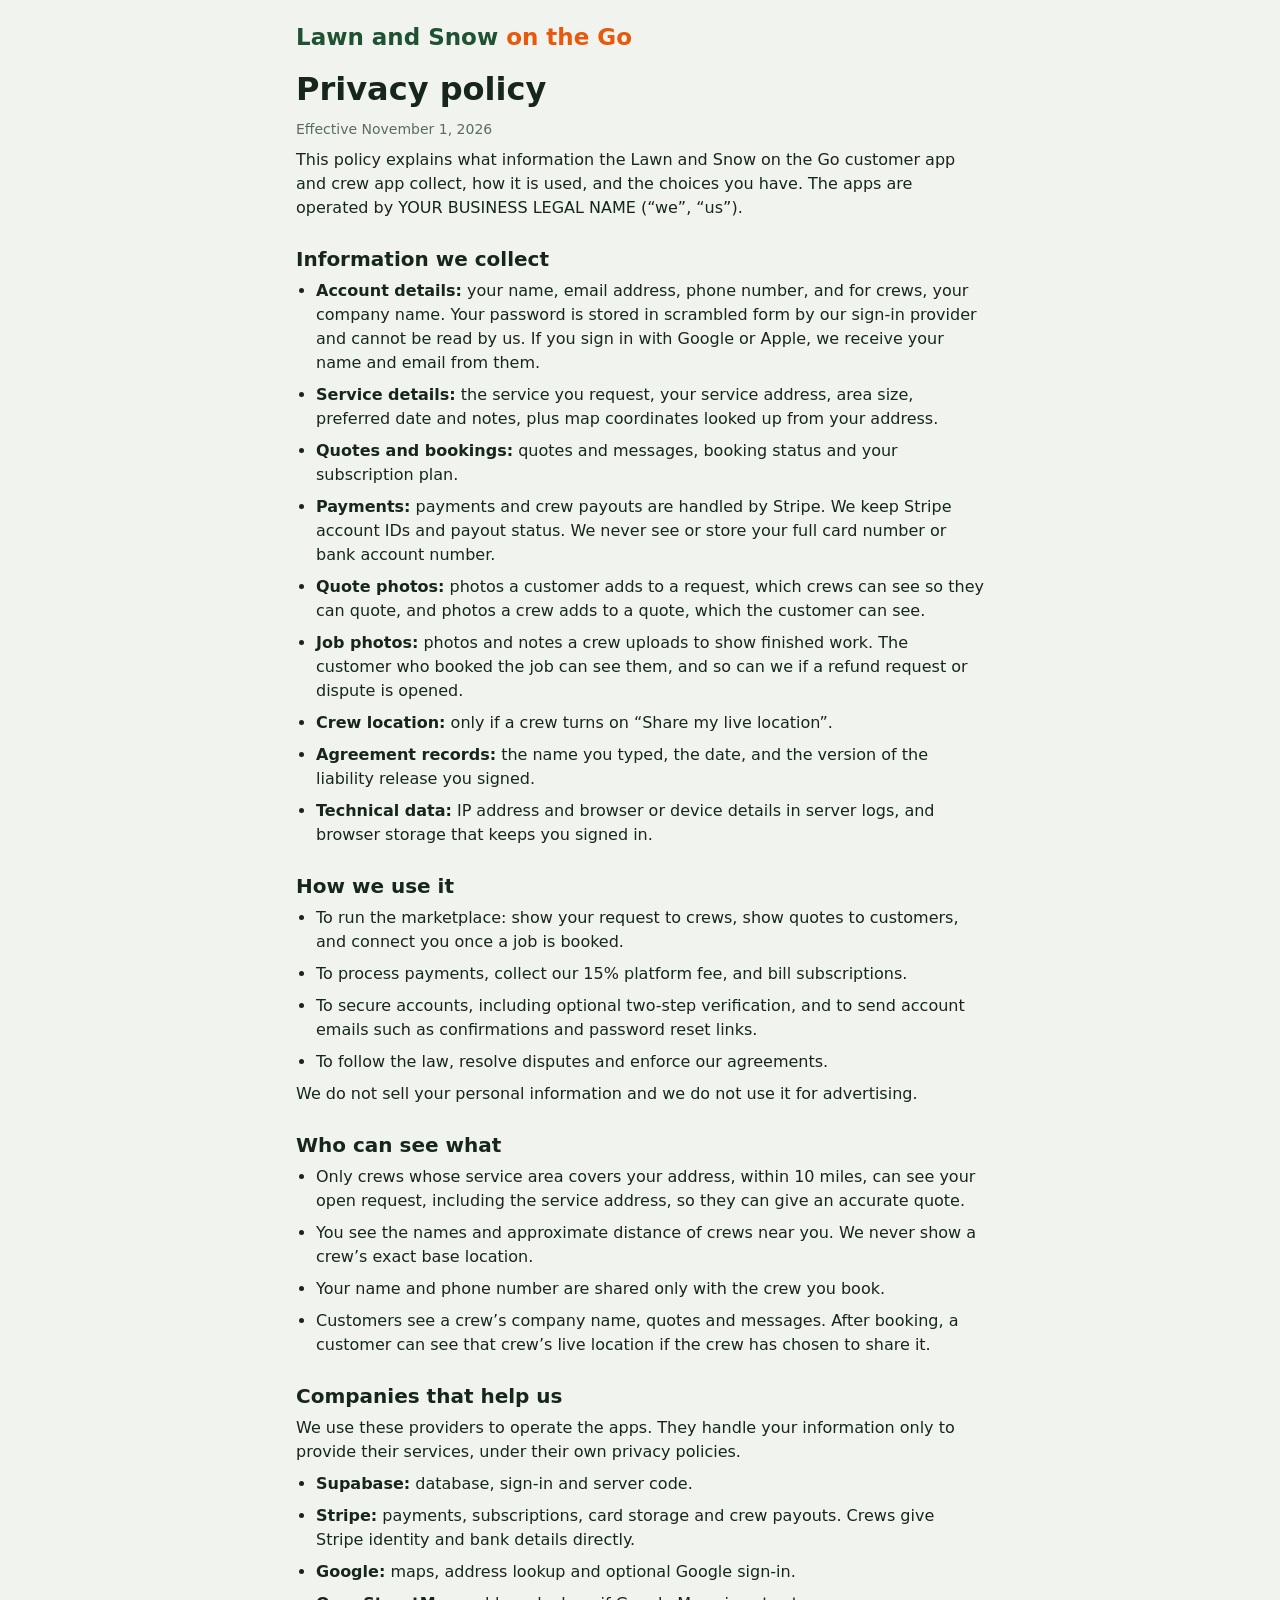
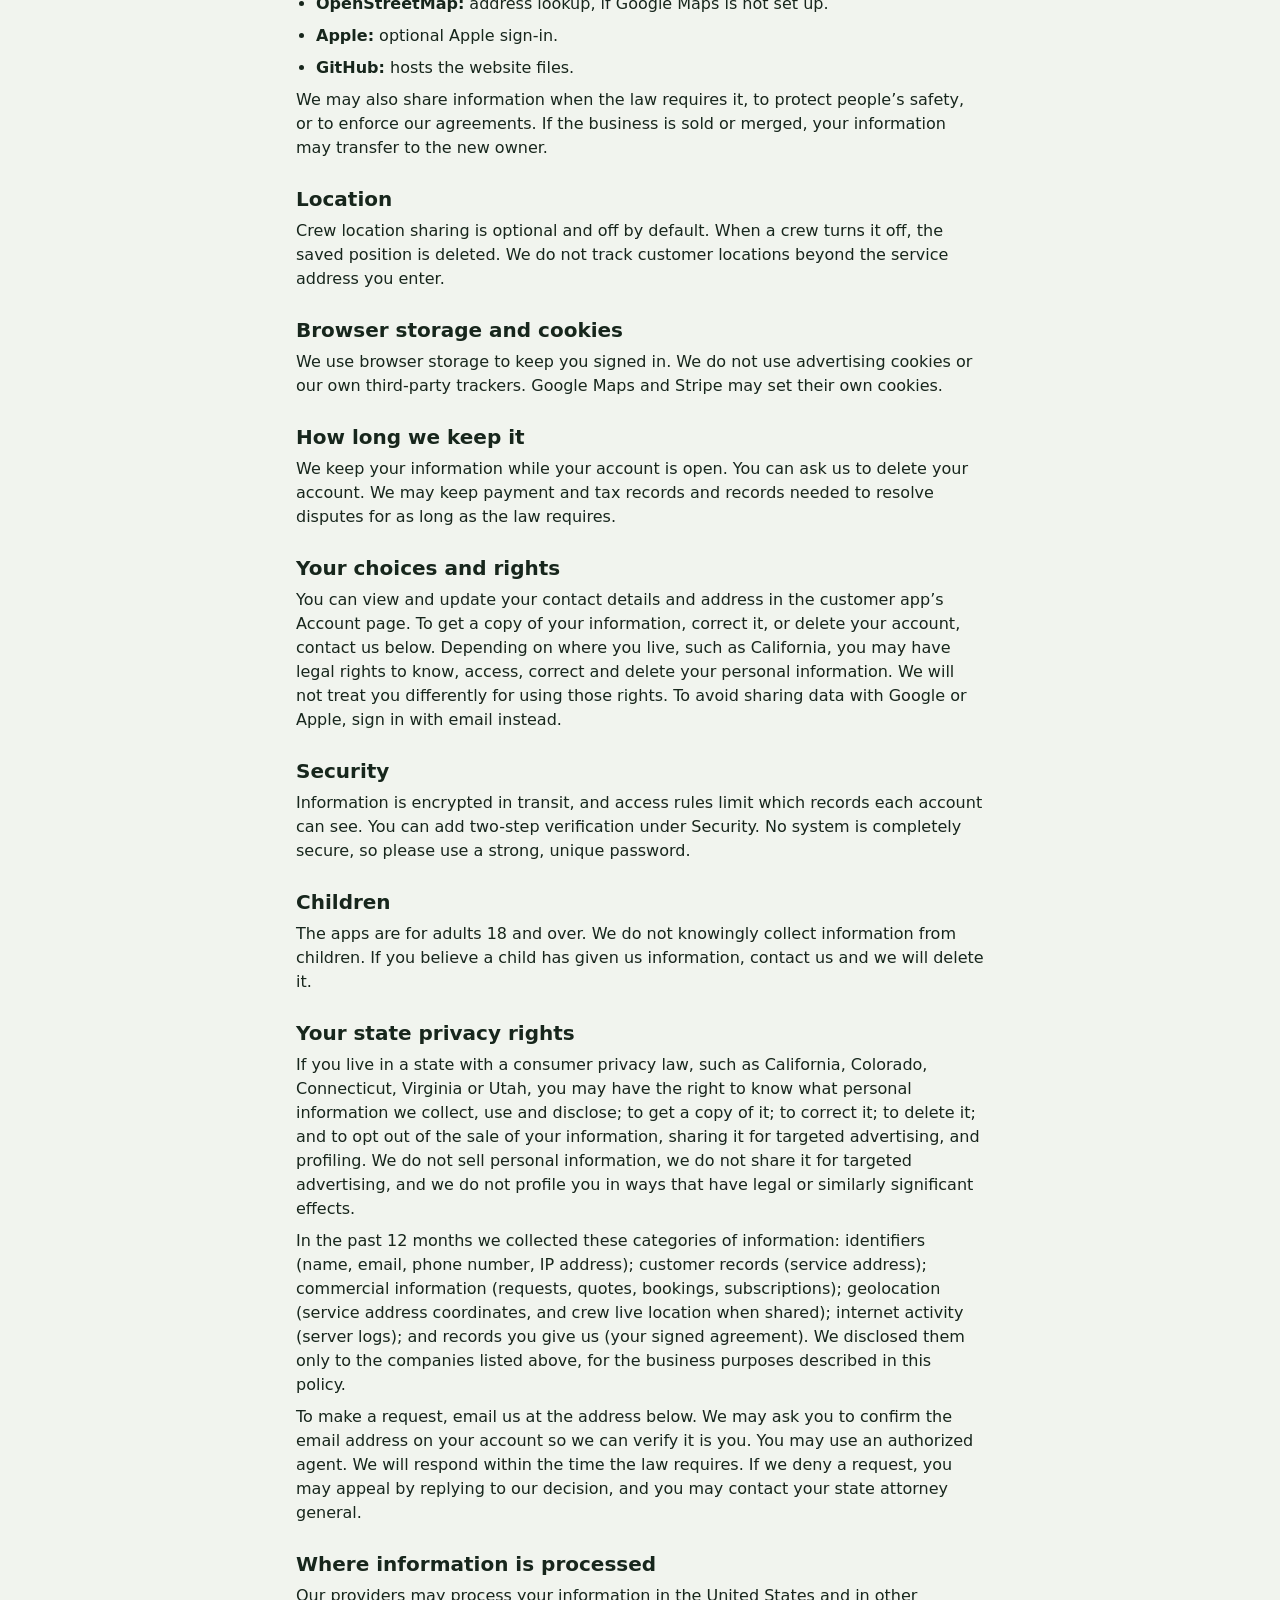
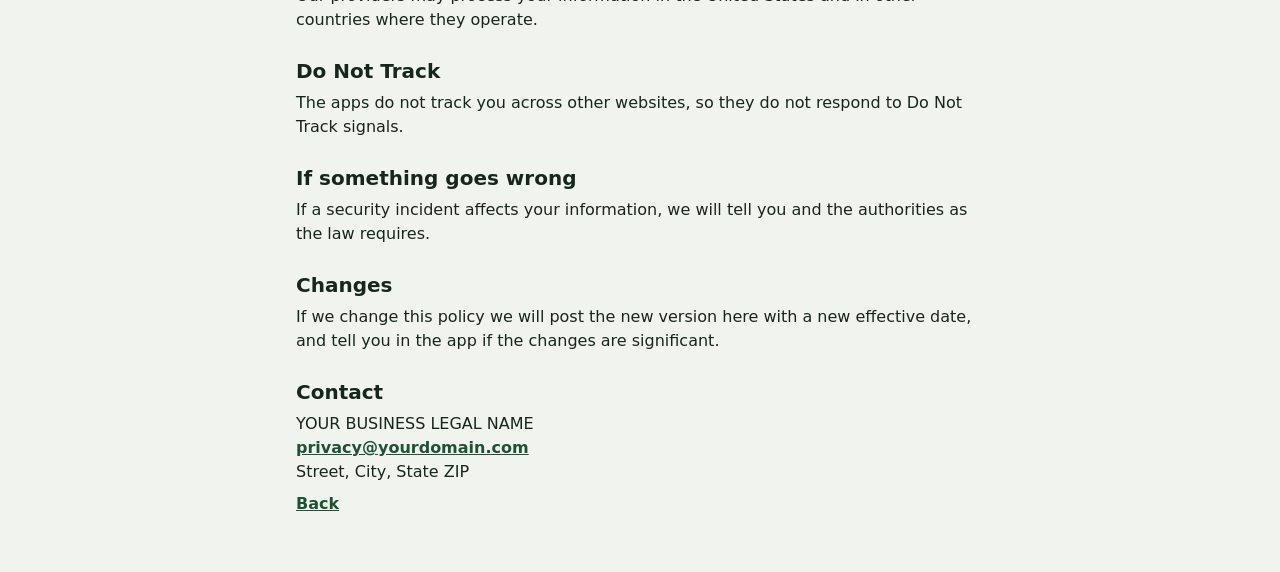
<file: privacy.html>
<!doctype html>
<html lang="en"><head><meta charset="utf-8"><meta name="viewport" content="width=device-width,initial-scale=1">
<title>Privacy policy | Lawn and Snow on the Go</title><link rel="stylesheet" href="style.css">
<style>.doc{max-width:720px}.doc h2{font-size:20px;margin:28px 0 8px}.doc p,.doc li{margin:0 0 8px}.doc ul{padding-left:20px;margin:0 0 8px}</style></head>
<body><div class="wrap doc">
<header><div class="brand">Lawn and Snow <i>on the Go</i></div></header>
<h1>Privacy policy</h1>
<p class="meta">Effective November 1, 2026</p>
<p>This policy explains what information the Lawn and Snow on the Go customer app and crew app collect, how it is used, and the choices you have. The apps are operated by <span data-c="BUSINESS_NAME"></span> (&ldquo;we&rdquo;, &ldquo;us&rdquo;).</p>

<h2>Information we collect</h2>
<ul>
<li><strong>Account details:</strong> your name, email address, phone number, and for crews, your company name. Your password is stored in scrambled form by our sign-in provider and cannot be read by us. If you sign in with Google or Apple, we receive your name and email from them.</li>
<li><strong>Service details:</strong> the service you request, your service address, area size, preferred date and notes, plus map coordinates looked up from your address.</li>
<li><strong>Quotes and bookings:</strong> quotes and messages, booking status and your subscription plan.</li>
<li><strong>Payments:</strong> payments and crew payouts are handled by Stripe. We keep Stripe account IDs and payout status. We never see or store your full card number or bank account number.</li>
<li><strong>Quote photos:</strong> photos a customer adds to a request, which crews can see so they can quote, and photos a crew adds to a quote, which the customer can see.</li>
<li><strong>Job photos:</strong> photos and notes a crew uploads to show finished work. The customer who booked the job can see them, and so can we if a refund request or dispute is opened.</li>
<li><strong>Crew location:</strong> only if a crew turns on &ldquo;Share my live location&rdquo;.</li>
<li><strong>Agreement records:</strong> the name you typed, the date, and the version of the liability release you signed.</li>
<li><strong>Technical data:</strong> IP address and browser or device details in server logs, and browser storage that keeps you signed in.</li>
</ul>

<h2>How we use it</h2>
<ul>
<li>To run the marketplace: show your request to crews, show quotes to customers, and connect you once a job is booked.</li>
<li>To process payments, collect our 15% platform fee, and bill subscriptions.</li>
<li>To secure accounts, including optional two-step verification, and to send account emails such as confirmations and password reset links.</li>
<li>To follow the law, resolve disputes and enforce our agreements.</li>
</ul>
<p>We do not sell your personal information and we do not use it for advertising.</p>

<h2>Who can see what</h2>
<ul>
<li>Only crews whose service area covers your address, within 10 miles, can see your open request, including the service address, so they can give an accurate quote.</li>
<li>You see the names and approximate distance of crews near you. We never show a crew&rsquo;s exact base location.</li>
<li>Your name and phone number are shared only with the crew you book.</li>
<li>Customers see a crew&rsquo;s company name, quotes and messages. After booking, a customer can see that crew&rsquo;s live location if the crew has chosen to share it.</li>
</ul>

<h2>Companies that help us</h2>
<p>We use these providers to operate the apps. They handle your information only to provide their services, under their own privacy policies.</p>
<ul>
<li><strong>Supabase:</strong> database, sign-in and server code.</li>
<li><strong>Stripe:</strong> payments, subscriptions, card storage and crew payouts. Crews give Stripe identity and bank details directly.</li>
<li><strong>Google:</strong> maps, address lookup and optional Google sign-in.</li>
<li><strong>OpenStreetMap:</strong> address lookup, if Google Maps is not set up.</li>
<li><strong>Apple:</strong> optional Apple sign-in.</li>
<li><strong>GitHub:</strong> hosts the website files.</li>
</ul>
<p>We may also share information when the law requires it, to protect people&rsquo;s safety, or to enforce our agreements. If the business is sold or merged, your information may transfer to the new owner.</p>

<h2>Location</h2>
<p>Crew location sharing is optional and off by default. When a crew turns it off, the saved position is deleted. We do not track customer locations beyond the service address you enter.</p>

<h2>Browser storage and cookies</h2>
<p>We use browser storage to keep you signed in. We do not use advertising cookies or our own third-party trackers. Google Maps and Stripe may set their own cookies.</p>

<h2>How long we keep it</h2>
<p>We keep your information while your account is open. You can ask us to delete your account. We may keep payment and tax records and records needed to resolve disputes for as long as the law requires.</p>

<h2>Your choices and rights</h2>
<p>You can view and update your contact details and address in the customer app&rsquo;s Account page. To get a copy of your information, correct it, or delete your account, contact us below. Depending on where you live, such as California, you may have legal rights to know, access, correct and delete your personal information. We will not treat you differently for using those rights. To avoid sharing data with Google or Apple, sign in with email instead.</p>

<h2>Security</h2>
<p>Information is encrypted in transit, and access rules limit which records each account can see. You can add two-step verification under Security. No system is completely secure, so please use a strong, unique password.</p>

<h2>Children</h2>
<p>The apps are for adults 18 and over. We do not knowingly collect information from children. If you believe a child has given us information, contact us and we will delete it.</p>

<h2>Your state privacy rights</h2>
<p>If you live in a state with a consumer privacy law, such as California, Colorado, Connecticut, Virginia or Utah, you may have the right to know what personal information we collect, use and disclose; to get a copy of it; to correct it; to delete it; and to opt out of the sale of your information, sharing it for targeted advertising, and profiling. We do not sell personal information, we do not share it for targeted advertising, and we do not profile you in ways that have legal or similarly significant effects.</p>
<p>In the past 12 months we collected these categories of information: identifiers (name, email, phone number, IP address); customer records (service address); commercial information (requests, quotes, bookings, subscriptions); geolocation (service address coordinates, and crew live location when shared); internet activity (server logs); and records you give us (your signed agreement). We disclosed them only to the companies listed above, for the business purposes described in this policy.</p>
<p>To make a request, email us at the address below. We may ask you to confirm the email address on your account so we can verify it is you. You may use an authorized agent. We will respond within the time the law requires. If we deny a request, you may appeal by replying to our decision, and you may contact your state attorney general.</p>

<h2>Where information is processed</h2>
<p>Our providers may process your information in the United States and in other countries where they operate.</p>

<h2>Do Not Track</h2>
<p>The apps do not track you across other websites, so they do not respond to Do Not Track signals.</p>

<h2>If something goes wrong</h2>
<p>If a security incident affects your information, we will tell you and the authorities as the law requires.</p>

<h2>Changes</h2>
<p>If we change this policy we will post the new version here with a new effective date, and tell you in the app if the changes are significant.</p>

<h2>Contact</h2>
<p><span data-c="BUSINESS_NAME"></span><br><a id="mail" href="#"><span data-c="CONTACT_EMAIL"></span></a><br><span data-c="MAILING_ADDRESS"></span></p>
<p><a href="javascript:history.back()">Back</a></p>
</div>
<script type="module">
import { CONFIG } from "./config.js";
document.querySelectorAll("[data-c]").forEach((e) => (e.textContent = CONFIG[e.dataset.c] || ""));
document.getElementById("mail").href = "mailto:" + CONFIG.CONTACT_EMAIL;
</script></body></html>
</file>
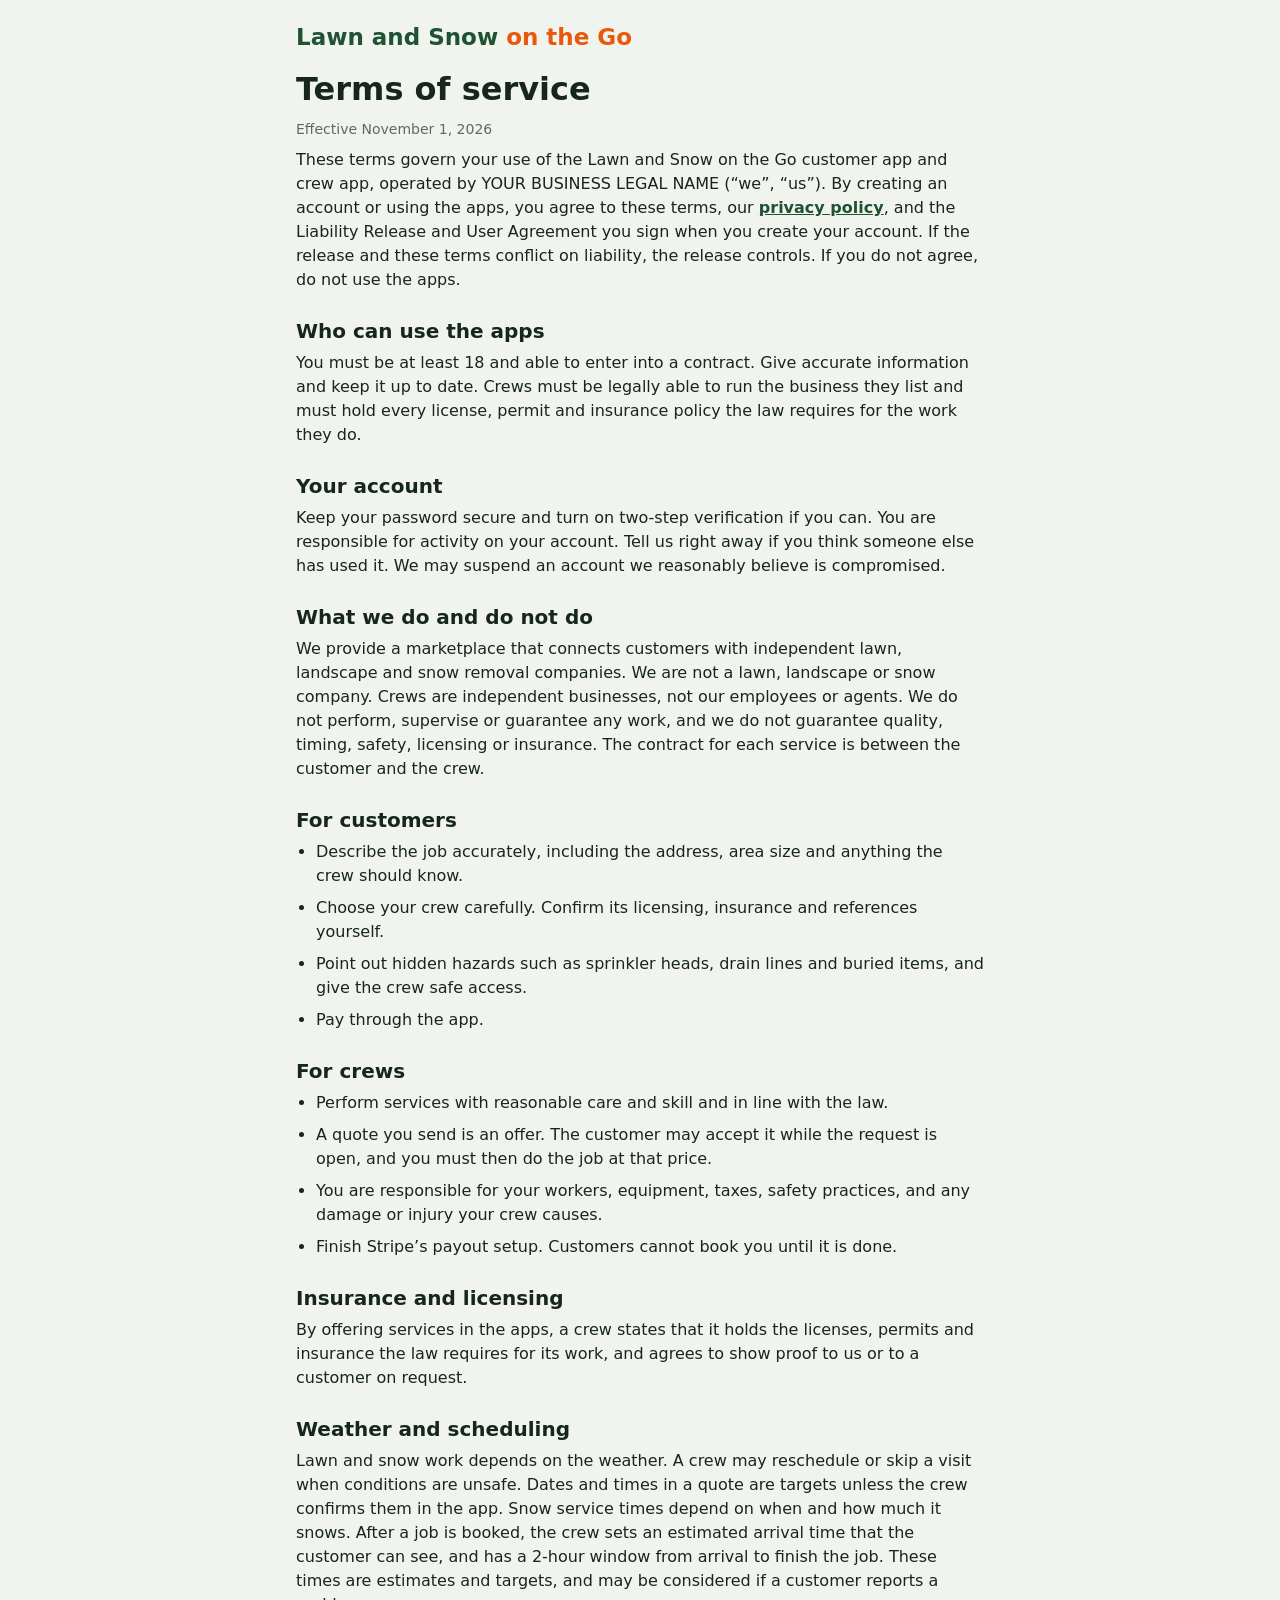
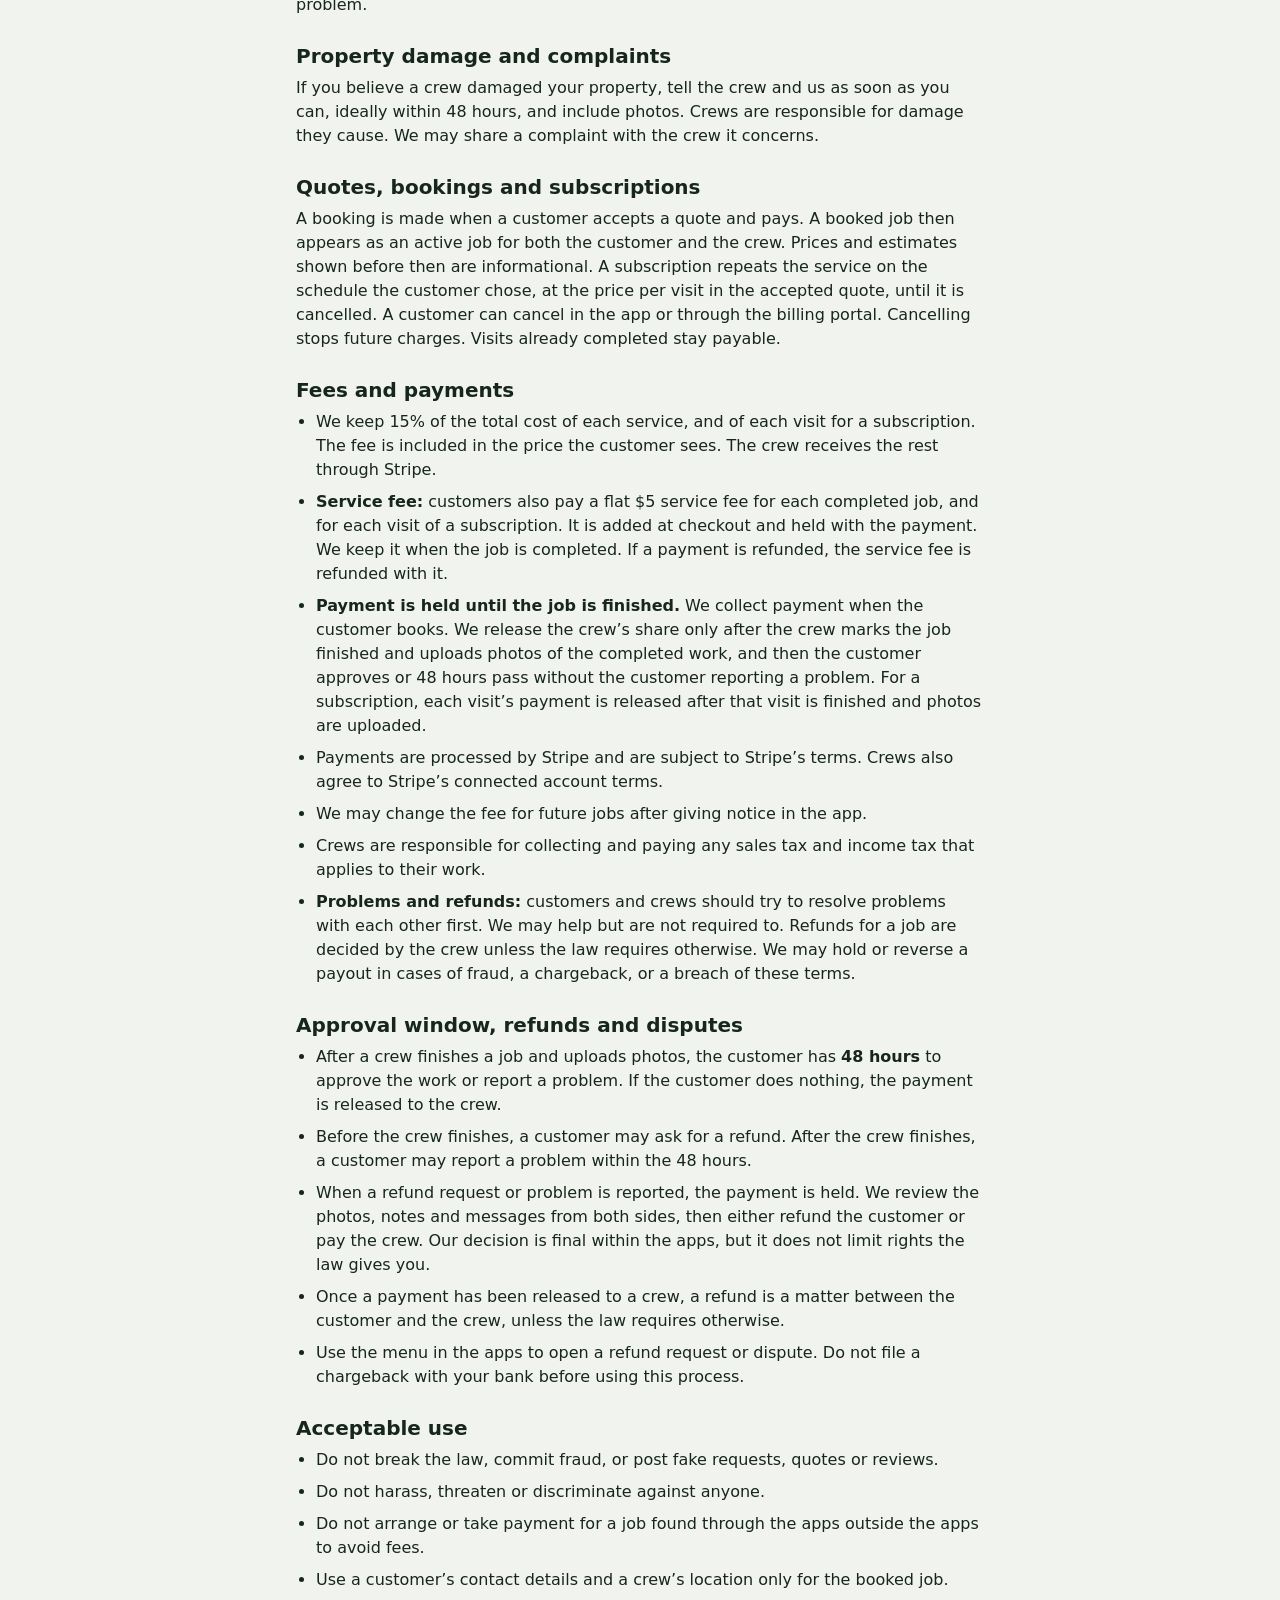
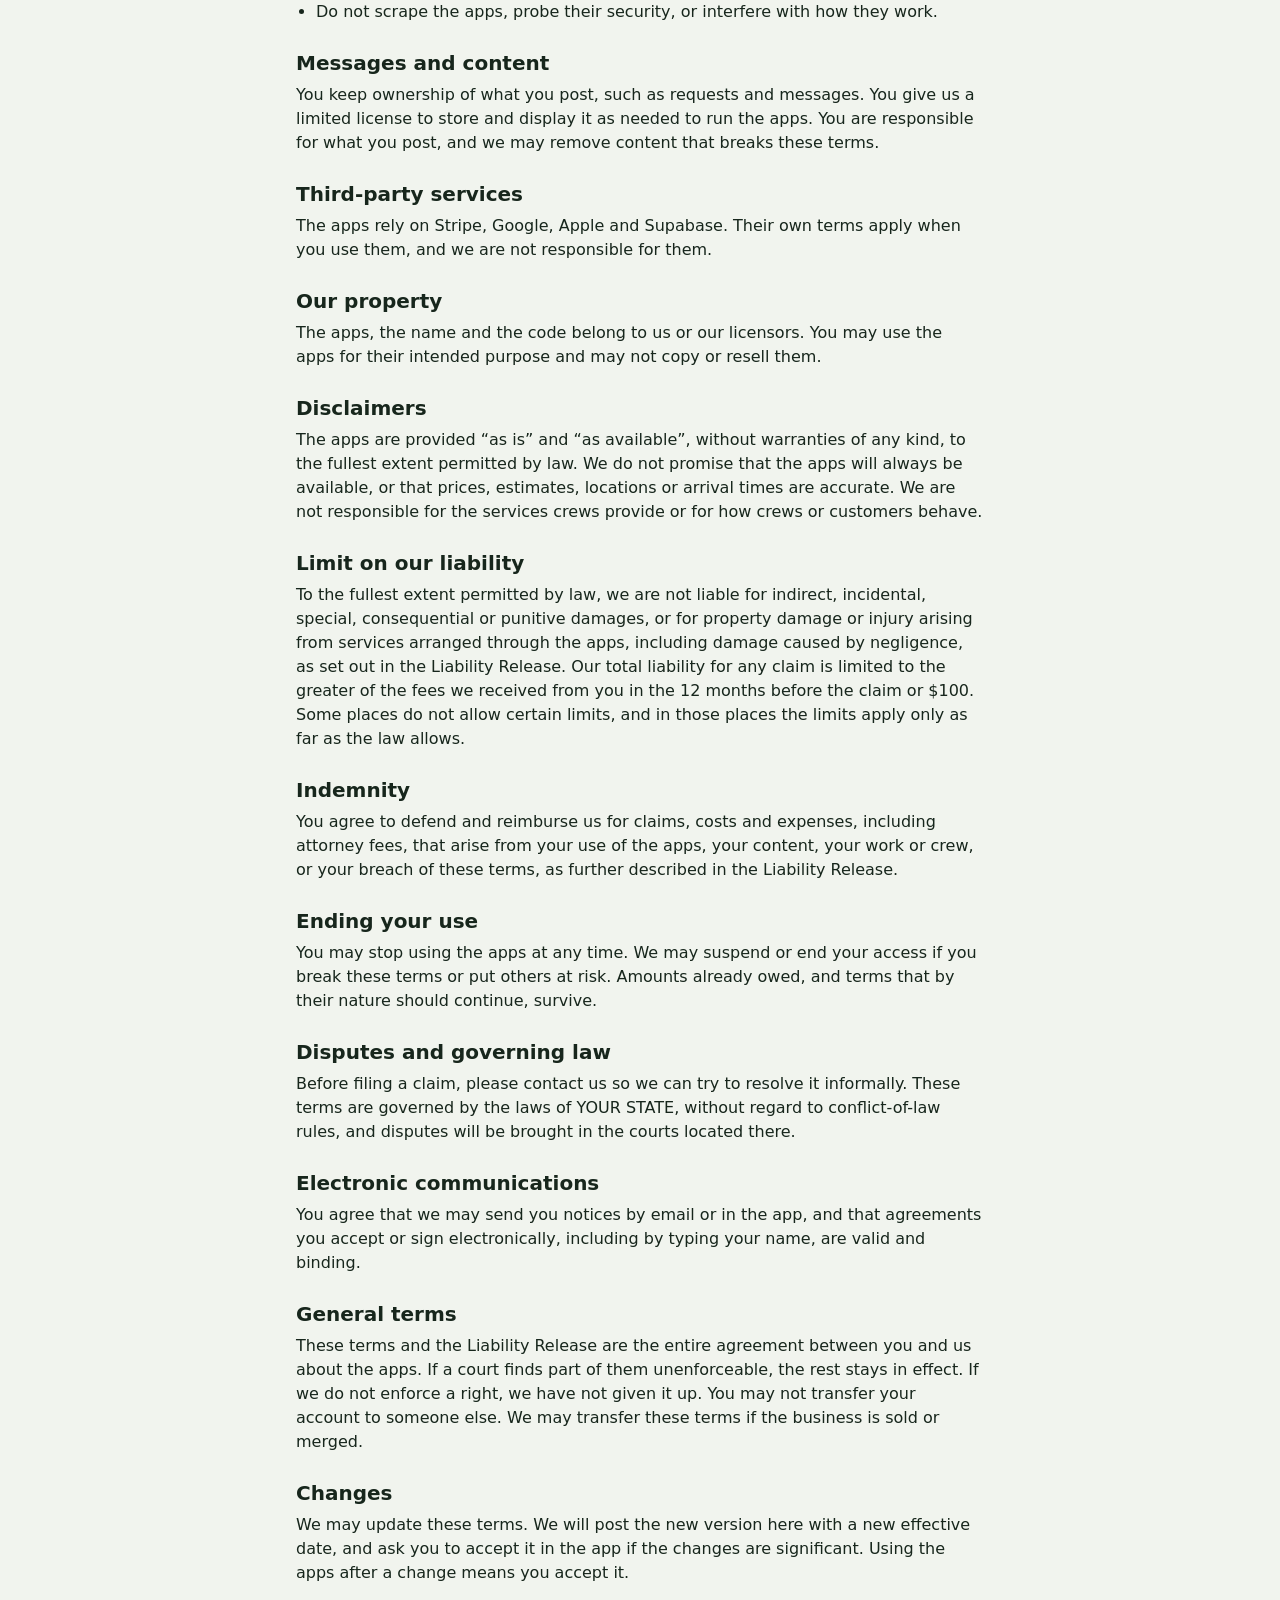
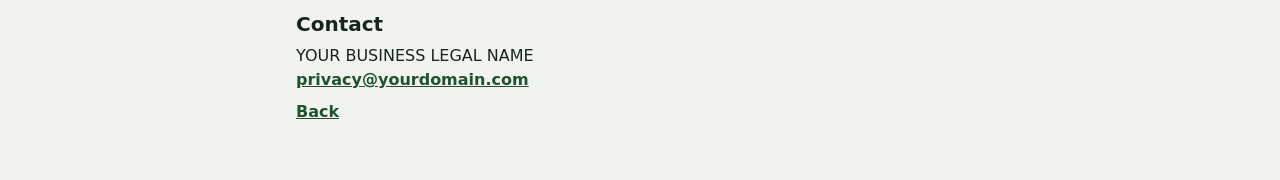
<file: terms (1).html>
<!doctype html>
<html lang="en"><head><meta charset="utf-8"><meta name="viewport" content="width=device-width,initial-scale=1">
<title>Terms of service | Lawn and Snow on the Go</title><link rel="stylesheet" href="style.css">
<style>.doc{max-width:720px}.doc h2{font-size:20px;margin:28px 0 8px}.doc p,.doc li{margin:0 0 8px}.doc ul{padding-left:20px;margin:0 0 8px}</style></head>
<body><div class="wrap doc">
<header><div class="brand">Lawn and Snow <i>on the Go</i></div></header>
<h1>Terms of service</h1>
<p class="meta">Effective November 1, 2026</p>
<p>These terms govern your use of the Lawn and Snow on the Go customer app and crew app, operated by <span data-c="BUSINESS_NAME"></span> (&ldquo;we&rdquo;, &ldquo;us&rdquo;). By creating an account or using the apps, you agree to these terms, our <a href="privacy.html">privacy policy</a>, and the Liability Release and User Agreement you sign when you create your account. If the release and these terms conflict on liability, the release controls. If you do not agree, do not use the apps.</p>

<h2>Who can use the apps</h2>
<p>You must be at least 18 and able to enter into a contract. Give accurate information and keep it up to date. Crews must be legally able to run the business they list and must hold every license, permit and insurance policy the law requires for the work they do.</p>

<h2>Your account</h2>
<p>Keep your password secure and turn on two-step verification if you can. You are responsible for activity on your account. Tell us right away if you think someone else has used it. We may suspend an account we reasonably believe is compromised.</p>

<h2>What we do and do not do</h2>
<p>We provide a marketplace that connects customers with independent lawn, landscape and snow removal companies. We are not a lawn, landscape or snow company. Crews are independent businesses, not our employees or agents. We do not perform, supervise or guarantee any work, and we do not guarantee quality, timing, safety, licensing or insurance. The contract for each service is between the customer and the crew.</p>

<h2>For customers</h2>
<ul>
<li>Describe the job accurately, including the address, area size and anything the crew should know.</li>
<li>Choose your crew carefully. Confirm its licensing, insurance and references yourself.</li>
<li>Point out hidden hazards such as sprinkler heads, drain lines and buried items, and give the crew safe access.</li>
<li>Pay through the app.</li>
</ul>

<h2>For crews</h2>
<ul>
<li>Perform services with reasonable care and skill and in line with the law.</li>
<li>A quote you send is an offer. The customer may accept it while the request is open, and you must then do the job at that price.</li>
<li>You are responsible for your workers, equipment, taxes, safety practices, and any damage or injury your crew causes.</li>
<li>Finish Stripe&rsquo;s payout setup. Customers cannot book you until it is done.</li>
</ul>

<h2>Insurance and licensing</h2>
<p>By offering services in the apps, a crew states that it holds the licenses, permits and insurance the law requires for its work, and agrees to show proof to us or to a customer on request.</p>

<h2>Weather and scheduling</h2>
<p>Lawn and snow work depends on the weather. A crew may reschedule or skip a visit when conditions are unsafe. Dates and times in a quote are targets unless the crew confirms them in the app. Snow service times depend on when and how much it snows. After a job is booked, the crew sets an estimated arrival time that the customer can see, and has a 2-hour window from arrival to finish the job. These times are estimates and targets, and may be considered if a customer reports a problem.</p>

<h2>Property damage and complaints</h2>
<p>If you believe a crew damaged your property, tell the crew and us as soon as you can, ideally within 48 hours, and include photos. Crews are responsible for damage they cause. We may share a complaint with the crew it concerns.</p>

<h2>Quotes, bookings and subscriptions</h2>
<p>A booking is made when a customer accepts a quote and pays. A booked job then appears as an active job for both the customer and the crew. Prices and estimates shown before then are informational. A subscription repeats the service on the schedule the customer chose, at the price per visit in the accepted quote, until it is cancelled. A customer can cancel in the app or through the billing portal. Cancelling stops future charges. Visits already completed stay payable.</p>

<h2>Fees and payments</h2>
<ul>
<li>We keep 15% of the total cost of each service, and of each visit for a subscription. The fee is included in the price the customer sees. The crew receives the rest through Stripe.</li>
<li><strong>Service fee:</strong> customers also pay a flat $5 service fee for each completed job, and for each visit of a subscription. It is added at checkout and held with the payment. We keep it when the job is completed. If a payment is refunded, the service fee is refunded with it.</li>
<li><strong>Payment is held until the job is finished.</strong> We collect payment when the customer books. We release the crew&rsquo;s share only after the crew marks the job finished and uploads photos of the completed work, and then the customer approves or 48 hours pass without the customer reporting a problem. For a subscription, each visit&rsquo;s payment is released after that visit is finished and photos are uploaded.</li>
<li>Payments are processed by Stripe and are subject to Stripe&rsquo;s terms. Crews also agree to Stripe&rsquo;s connected account terms.</li>
<li>We may change the fee for future jobs after giving notice in the app.</li>
<li>Crews are responsible for collecting and paying any sales tax and income tax that applies to their work.</li>
<li><strong>Problems and refunds:</strong> customers and crews should try to resolve problems with each other first. We may help but are not required to. Refunds for a job are decided by the crew unless the law requires otherwise. We may hold or reverse a payout in cases of fraud, a chargeback, or a breach of these terms.</li>
</ul>

<h2>Approval window, refunds and disputes</h2>
<ul>
<li>After a crew finishes a job and uploads photos, the customer has <strong>48 hours</strong> to approve the work or report a problem. If the customer does nothing, the payment is released to the crew.</li>
<li>Before the crew finishes, a customer may ask for a refund. After the crew finishes, a customer may report a problem within the 48 hours.</li>
<li>When a refund request or problem is reported, the payment is held. We review the photos, notes and messages from both sides, then either refund the customer or pay the crew. Our decision is final within the apps, but it does not limit rights the law gives you.</li>
<li>Once a payment has been released to a crew, a refund is a matter between the customer and the crew, unless the law requires otherwise.</li>
<li>Use the menu in the apps to open a refund request or dispute. Do not file a chargeback with your bank before using this process.</li>
</ul>

<h2>Acceptable use</h2>
<ul>
<li>Do not break the law, commit fraud, or post fake requests, quotes or reviews.</li>
<li>Do not harass, threaten or discriminate against anyone.</li>
<li>Do not arrange or take payment for a job found through the apps outside the apps to avoid fees.</li>
<li>Use a customer&rsquo;s contact details and a crew&rsquo;s location only for the booked job.</li>
<li>Do not scrape the apps, probe their security, or interfere with how they work.</li>
</ul>

<h2>Messages and content</h2>
<p>You keep ownership of what you post, such as requests and messages. You give us a limited license to store and display it as needed to run the apps. You are responsible for what you post, and we may remove content that breaks these terms.</p>

<h2>Third-party services</h2>
<p>The apps rely on Stripe, Google, Apple and Supabase. Their own terms apply when you use them, and we are not responsible for them.</p>

<h2>Our property</h2>
<p>The apps, the name and the code belong to us or our licensors. You may use the apps for their intended purpose and may not copy or resell them.</p>

<h2>Disclaimers</h2>
<p>The apps are provided &ldquo;as is&rdquo; and &ldquo;as available&rdquo;, without warranties of any kind, to the fullest extent permitted by law. We do not promise that the apps will always be available, or that prices, estimates, locations or arrival times are accurate. We are not responsible for the services crews provide or for how crews or customers behave.</p>

<h2>Limit on our liability</h2>
<p>To the fullest extent permitted by law, we are not liable for indirect, incidental, special, consequential or punitive damages, or for property damage or injury arising from services arranged through the apps, including damage caused by negligence, as set out in the Liability Release. Our total liability for any claim is limited to the greater of the fees we received from you in the 12 months before the claim or $100. Some places do not allow certain limits, and in those places the limits apply only as far as the law allows.</p>

<h2>Indemnity</h2>
<p>You agree to defend and reimburse us for claims, costs and expenses, including attorney fees, that arise from your use of the apps, your content, your work or crew, or your breach of these terms, as further described in the Liability Release.</p>

<h2>Ending your use</h2>
<p>You may stop using the apps at any time. We may suspend or end your access if you break these terms or put others at risk. Amounts already owed, and terms that by their nature should continue, survive.</p>

<h2>Disputes and governing law</h2>
<p>Before filing a claim, please contact us so we can try to resolve it informally. These terms are governed by the laws of <span data-c="GOVERNING_STATE"></span>, without regard to conflict-of-law rules, and disputes will be brought in the courts located there.</p>

<h2>Electronic communications</h2>
<p>You agree that we may send you notices by email or in the app, and that agreements you accept or sign electronically, including by typing your name, are valid and binding.</p>

<h2>General terms</h2>
<p>These terms and the Liability Release are the entire agreement between you and us about the apps. If a court finds part of them unenforceable, the rest stays in effect. If we do not enforce a right, we have not given it up. You may not transfer your account to someone else. We may transfer these terms if the business is sold or merged.</p>

<h2>Changes</h2>
<p>We may update these terms. We will post the new version here with a new effective date, and ask you to accept it in the app if the changes are significant. Using the apps after a change means you accept it.</p>

<h2>Contact</h2>
<p><span data-c="BUSINESS_NAME"></span><br><a id="mail" href="#"><span data-c="CONTACT_EMAIL"></span></a></p>
<p><a href="javascript:history.back()">Back</a></p>
</div>
<script type="module">
import { CONFIG } from "./config.js";
document.querySelectorAll("[data-c]").forEach((e) => (e.textContent = CONFIG[e.dataset.c] || ""));
document.getElementById("mail").href = "mailto:" + CONFIG.CONTACT_EMAIL;
</script></body></html>
</file>
<file: style.css>
:root{--bg:#F1F4EE;--surface:#fff;--ink:#17261C;--muted:#5C6B60;--line:#D6DDD2;--turf:#1F5233;--flag:#E8590C;--flagtxt:#fff;--soft:#E3EBDF}
@media(prefers-color-scheme:dark){:root{--bg:#101A13;--surface:#18251C;--ink:#E7EFE6;--muted:#9CAEA0;--line:#2B3C30;--turf:#7CC593;--flag:#FF7A33;--flagtxt:#1A0E05;--soft:#1F3226}}
*{box-sizing:border-box}body{margin:0;background:var(--bg);color:var(--ink);font:16px/1.5 system-ui,sans-serif}
h1,h2,h3{line-height:1.15;margin:0 0 12px}h3{font-size:18px}
.wrap{max-width:1000px;margin:0 auto;padding:20px 16px 48px}
header{display:flex;flex-wrap:wrap;gap:12px;align-items:center;justify-content:space-between;margin-bottom:16px}
.brand{font-weight:800;font-size:23px;color:var(--turf)}.brand i{font-style:normal;color:var(--flag)}
nav button{margin-right:8px}
.grid{display:grid;grid-template-columns:minmax(0,340px) minmax(0,1fr);gap:24px;align-items:start}
@media(max-width:760px){.grid{grid-template-columns:1fr}}
.panel,.job{background:var(--surface);border:1px solid var(--line);border-radius:14px;padding:16px;margin-bottom:14px}
.job-h,.quote,.row{display:flex;gap:10px;justify-content:space-between;align-items:center;flex-wrap:wrap}
.quote{border-top:1px solid var(--line);margin-top:10px;padding-top:10px}.quote p{margin:2px 0}
.meta{color:var(--muted);font-size:14px}.err{color:var(--flag);min-height:1.4em}
.tag{font-size:13px;font-weight:600;padding:3px 10px;border-radius:999px;background:var(--soft);color:var(--turf)}
.price{font-weight:800;font-size:22px}.empty{padding:22px;border:1.5px dashed var(--line);border-radius:12px;text-align:center;color:var(--muted)}
label{display:block;font-weight:600;font-size:14px;margin:12px 0 4px}
input,select,textarea{width:100%;padding:10px;border:1.5px solid var(--line);border-radius:8px;background:var(--bg);color:var(--ink);font:inherit}
.row input{flex:1;min-width:90px}
:focus-visible{outline:3px solid var(--flag);outline-offset:2px}
.btn{border:0;border-radius:8px;background:var(--flag);color:var(--flagtxt);font:700 15px inherit;padding:11px 16px;cursor:pointer;width:100%;margin-top:12px}
.btn.sm{width:auto;margin:0;padding:8px 14px}.btn.ghost{background:transparent;color:var(--turf);border:1.5px solid var(--turf)}.btn:disabled{opacity:.45}
.map{height:280px;border-radius:14px;background:var(--soft);margin-bottom:20px;display:grid;place-items:center;color:var(--muted);padding:12px;text-align:center}
.gate{position:fixed;inset:0;z-index:100;background:rgba(10,20,14,.72);display:flex;align-items:center;justify-content:center;padding:16px}
.gate-box{background:var(--surface);border:1px solid var(--line);border-radius:14px;max-width:560px;width:100%;max-height:100%;overflow:auto;padding:20px}
.terms{border:1px solid var(--line);border-radius:10px;padding:0 14px 12px;height:210px;overflow:auto;margin:12px 0}
.terms h3{font-size:15px;margin:12px 0 2px}.terms p{margin:0;font-size:14px}
.chk{display:flex;gap:10px;align-items:flex-start;font-weight:500}.chk input{width:auto;margin-top:4px}
a{color:var(--turf);font-weight:600}
</file>
